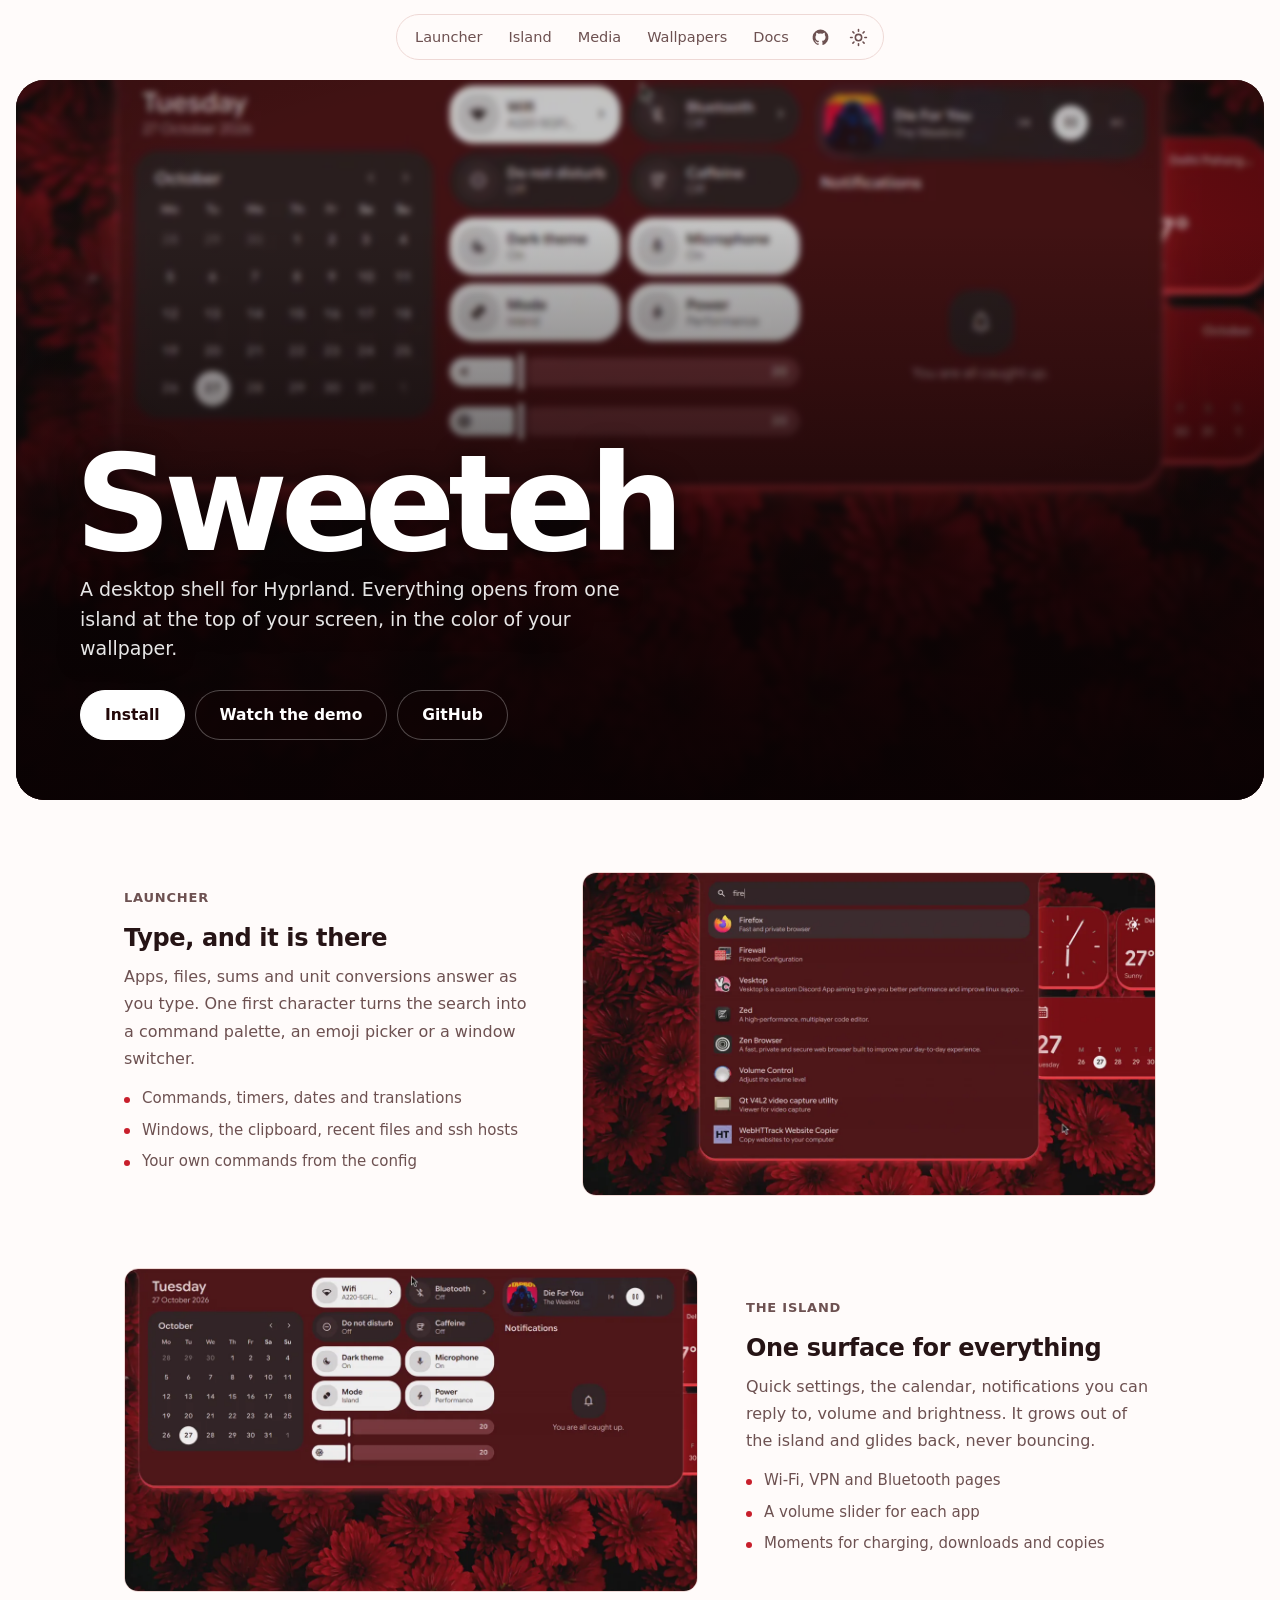
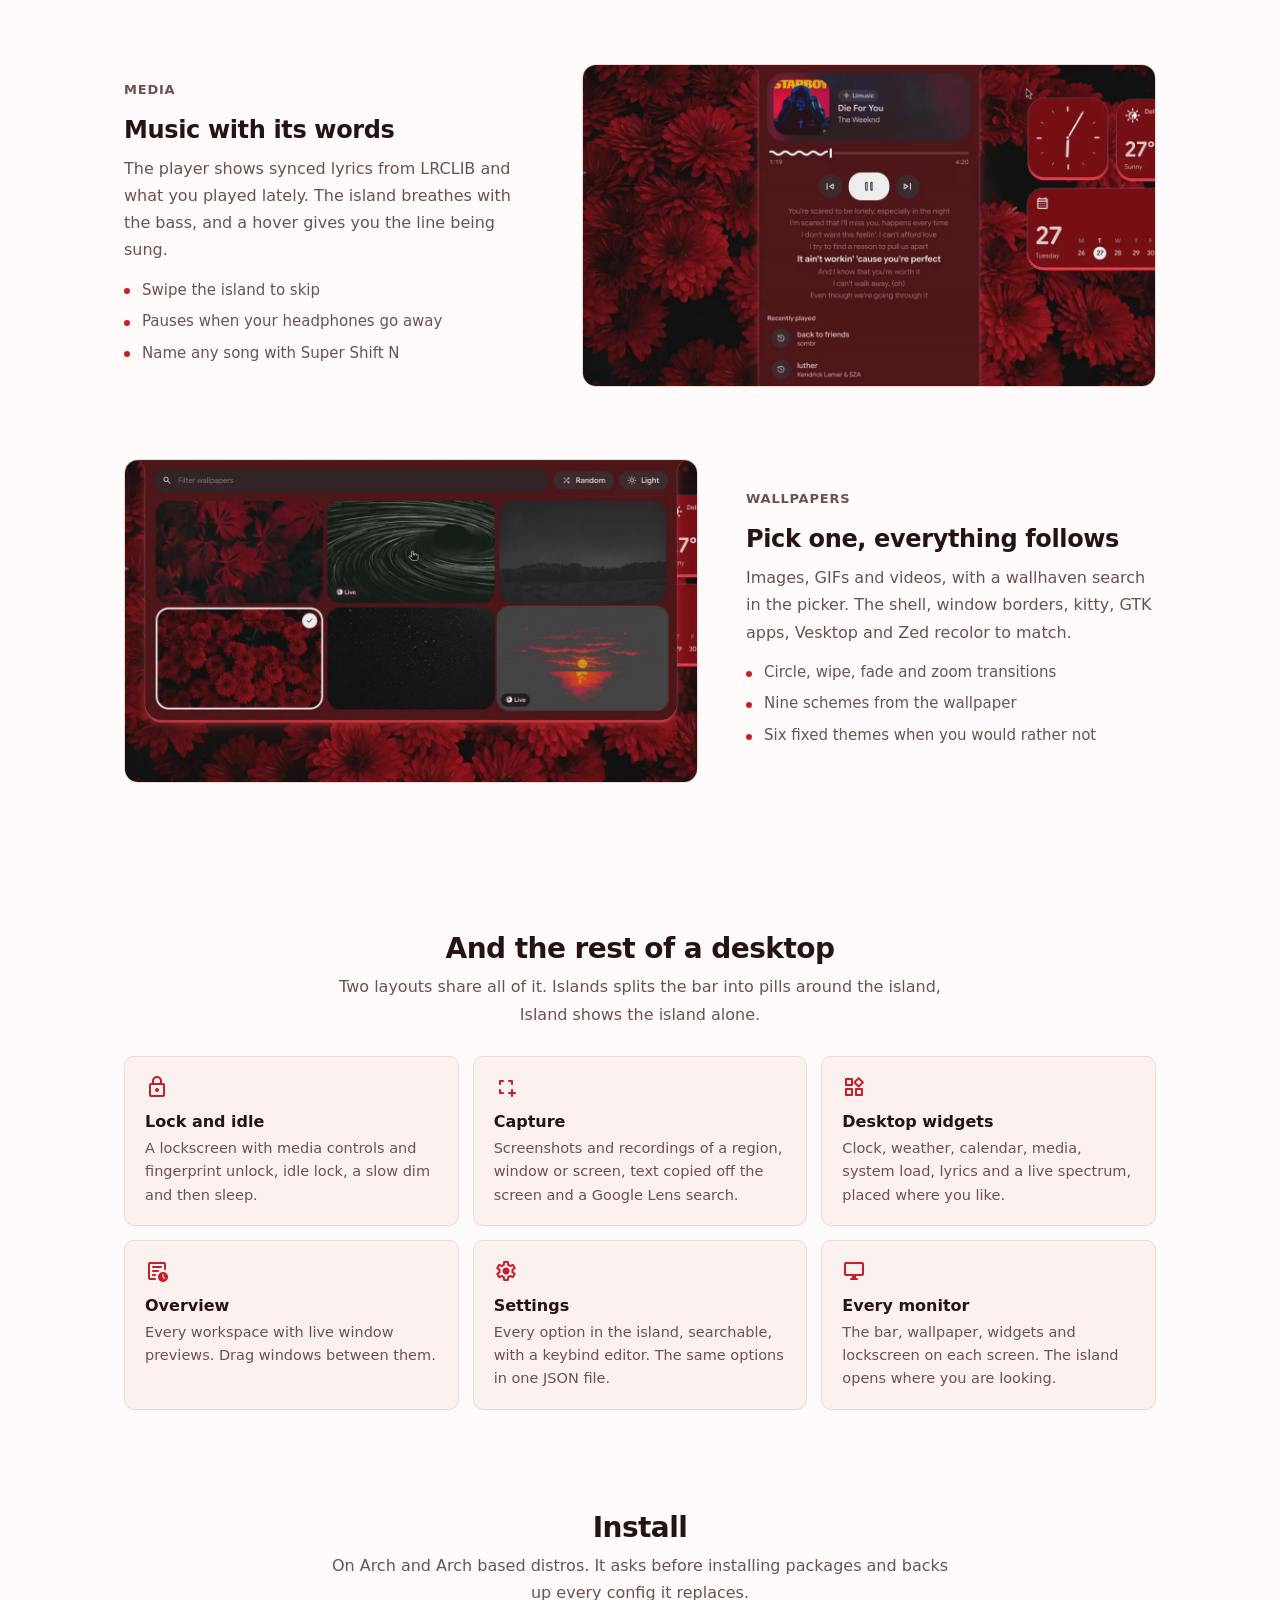
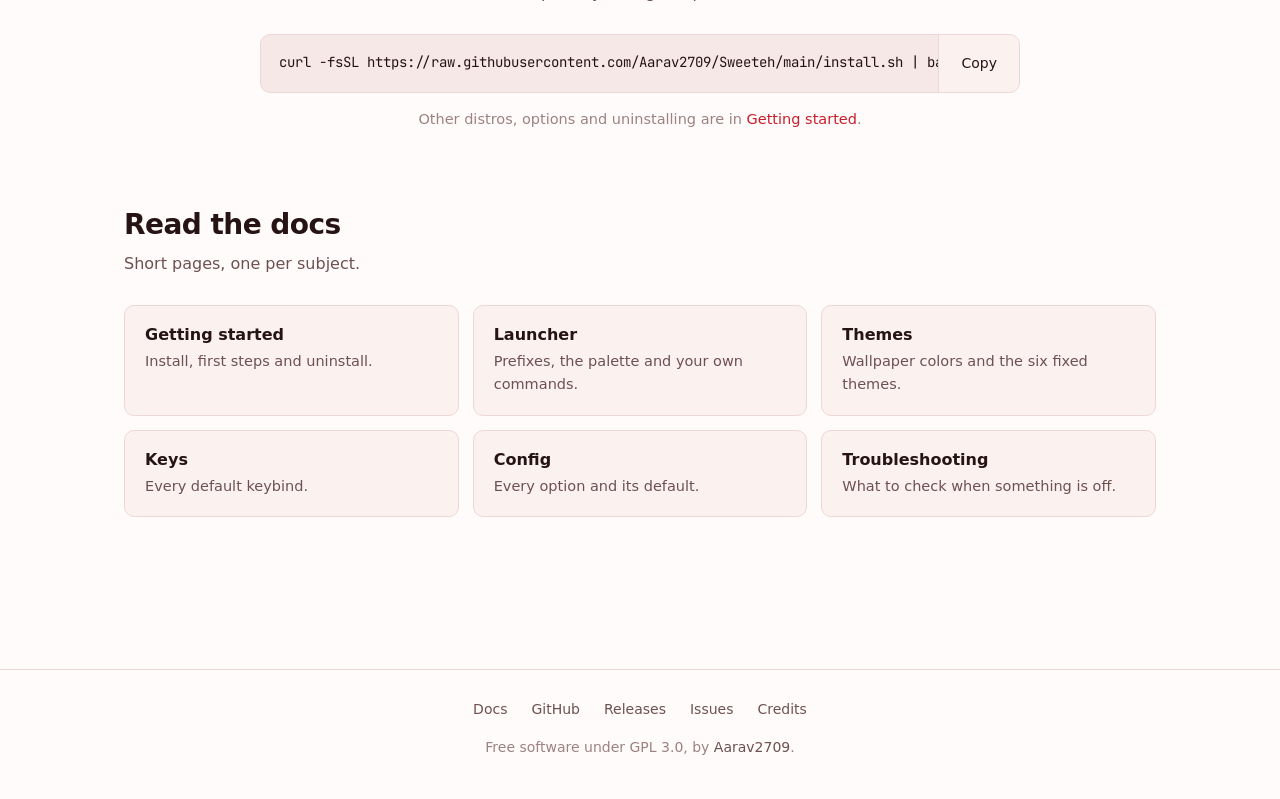
<file: docs/index.html>
<!doctype html>
<html lang="en">
<head>
  <meta charset="utf-8">
  <meta name="viewport" content="width=device-width, initial-scale=1">
  <title>Sweeteh</title>
  <meta name="description" content="Sweeteh is a desktop shell for Hyprland built with Quickshell. One island holds the launcher, quick settings, media and notifications, lit in the color of your wallpaper.">
  <link rel="icon" href="favicon.svg" type="image/svg+xml">
  <link rel="preconnect" href="https://fonts.googleapis.com">
  <link rel="preconnect" href="https://fonts.gstatic.com" crossorigin>
  <link rel="stylesheet" href="https://fonts.googleapis.com/css2?family=Google+Sans+Flex:wght@400;500;600;700&amp;family=JetBrains+Mono:wght@400;500&amp;display=swap">
  <link rel="stylesheet" href="https://fonts.googleapis.com/css2?family=Material+Symbols+Rounded:opsz,wght,FILL,GRAD@24,400,0,0&amp;icon_names=desktop_windows,lock,overview,screenshot_region,settings,widgets&amp;display=block">
  <link rel="stylesheet" href="css/site.css">
  <script src="js/theme.js"></script>
</head>
<body class="landing">
  <main class="home">
    <div class="hero">
      <video class="clip" muted loop playsinline preload="metadata" poster="img/poster.webp" src="img/hero.mp4" aria-label="The launcher, the dashboard and the music player opening from the island"></video>
      <div class="hero-text">
        <h1>Sweeteh</h1>
        <p>A desktop shell for Hyprland. Everything opens from one island at the top of your screen, in the color of your wallpaper.</p>
        <div class="hero-actions">
          <a class="primary" href="install.html">Install</a>
          <a href="https://github.com/Aarav2709/Sweeteh/raw/main/Sweeteh.mp4">Watch the demo</a>
          <a href="https://github.com/Aarav2709/Sweeteh">GitHub</a>
        </div>
      </div>
    </div>

    <section>

      <div class="feature" id="launcher">
        <div class="feature-text">
          <p class="eyebrow">Launcher</p>
          <h3>Type, and it is there</h3>
          <p>Apps, files, sums and unit conversions answer as you type. One first character turns the search into a command palette, an emoji picker or a window switcher.</p>
          <ul>
          <li>Commands, timers, dates and translations</li>
          <li>Windows, the clipboard, recent files and ssh hosts</li>
          <li>Your own commands from the config</li>
          </ul>
        </div>
        <div class="shot"><video class="clip" muted loop playsinline preload="none" poster="img/launcher.webp" src="img/launcher.mp4" width="960" height="540" aria-label="The launcher listing apps that match what was typed"></video></div>
      </div>


      <div class="feature" id="island">
        <div class="feature-text">
          <p class="eyebrow">The island</p>
          <h3>One surface for everything</h3>
          <p>Quick settings, the calendar, notifications you can reply to, volume and brightness. It grows out of the island and glides back, never bouncing.</p>
          <ul>
          <li>Wi-Fi, VPN and Bluetooth pages</li>
          <li>A volume slider for each app</li>
          <li>Moments for charging, downloads and copies</li>
          </ul>
        </div>
        <div class="shot"><video class="clip" muted loop playsinline preload="none" poster="img/dashboard.webp" src="img/dashboard.mp4" width="960" height="540" aria-label="The island opened into a calendar, quick settings and notifications"></video></div>
      </div>


      <div class="feature" id="media">
        <div class="feature-text">
          <p class="eyebrow">Media</p>
          <h3>Music with its words</h3>
          <p>The player shows synced lyrics from LRCLIB and what you played lately. The island breathes with the bass, and a hover gives you the line being sung.</p>
          <ul>
          <li>Swipe the island to skip</li>
          <li>Pauses when your headphones go away</li>
          <li>Name any song with Super Shift N</li>
          </ul>
        </div>
        <div class="shot"><video class="clip" muted loop playsinline preload="none" poster="img/media.webp" src="img/media.mp4" width="960" height="540" aria-label="The media player with synced lyrics and recently played tracks"></video></div>
      </div>


      <div class="feature" id="wallpapers">
        <div class="feature-text">
          <p class="eyebrow">Wallpapers</p>
          <h3>Pick one, everything follows</h3>
          <p>Images, GIFs and videos, with a wallhaven search in the picker. The shell, window borders, kitty, GTK apps, Vesktop and Zed recolor to match.</p>
          <ul>
          <li>Circle, wipe, fade and zoom transitions</li>
          <li>Nine schemes from the wallpaper</li>
          <li>Six fixed themes when you would rather not</li>
          </ul>
        </div>
        <div class="shot"><video class="clip" muted loop playsinline preload="none" poster="img/wallpapers.webp" src="img/wallpapers.mp4" width="960" height="540" aria-label="The wallpaper picker showing a grid of images and videos"></video></div>
      </div>

    </section>

    <section class="center">
      <h2>And the rest of a desktop</h2>
      <p class="sub">Two layouts share all of it. Islands splits the bar into pills around the island, Island shows the island alone.</p>
      <div class="cards" style="text-align: left">
        <div class="card"><span class="symbol" aria-hidden="true">lock</span><h3>Lock and idle</h3><p>A lockscreen with media controls and fingerprint unlock, idle lock, a slow dim and then sleep.</p></div>
        <div class="card"><span class="symbol" aria-hidden="true">screenshot_region</span><h3>Capture</h3><p>Screenshots and recordings of a region, window or screen, text copied off the screen and a Google Lens search.</p></div>
        <div class="card"><span class="symbol" aria-hidden="true">widgets</span><h3>Desktop widgets</h3><p>Clock, weather, calendar, media, system load, lyrics and a live spectrum, placed where you like.</p></div>
        <div class="card"><span class="symbol" aria-hidden="true">overview</span><h3>Overview</h3><p>Every workspace with live window previews. Drag windows between them.</p></div>
        <div class="card"><span class="symbol" aria-hidden="true">settings</span><h3>Settings</h3><p>Every option in the island, searchable, with a keybind editor. The same options in one JSON file.</p></div>
        <div class="card"><span class="symbol" aria-hidden="true">desktop_windows</span><h3>Every monitor</h3><p>The bar, wallpaper, widgets and lockscreen on each screen. The island opens where you are looking.</p></div>
      </div>
    </section>

    <section class="center">
      <h2>Install</h2>
      <p class="sub">On Arch and Arch based distros. It asks before installing packages and backs up every config it replaces.</p>
      <div class="install-box">
        <pre><code>curl -fsSL https://raw.githubusercontent.com/Aarav2709/Sweeteh/main/install.sh | bash</code></pre>
        <p>Other distros, options and uninstalling are in <a href="install.html">Getting started</a>.</p>
      </div>
    </section>

    <section>
      <h2>Read the docs</h2>
      <p class="sub">Short pages, one per subject.</p>
      <div class="cards">
        <a class="card" href="install.html"><h3>Getting started</h3><p>Install, first steps and uninstall.</p></a>
        <a class="card" href="launcher.html"><h3>Launcher</h3><p>Prefixes, the palette and your own commands.</p></a>
        <a class="card" href="themes.html"><h3>Themes</h3><p>Wallpaper colors and the six fixed themes.</p></a>
        <a class="card" href="keys.html"><h3>Keys</h3><p>Every default keybind.</p></a>
        <a class="card" href="config.html"><h3>Config</h3><p>Every option and its default.</p></a>
        <a class="card" href="troubleshooting.html"><h3>Troubleshooting</h3><p>What to check when something is off.</p></a>
      </div>
    </section>
  </main>

  <footer class="footer">
    <nav aria-label="Footer">
      <a href="install.html">Docs</a>
      <a href="https://github.com/Aarav2709/Sweeteh">GitHub</a>
      <a href="https://github.com/Aarav2709/Sweeteh/releases">Releases</a>
      <a href="https://github.com/Aarav2709/Sweeteh/issues">Issues</a>
      <a href="https://github.com/Aarav2709/Sweeteh#credits">Credits</a>
    </nav>
    Free software under GPL 3.0, by <a href="https://github.com/Aarav2709">Aarav2709</a>.
  </footer>

  <script src="js/site.js" defer></script>
</body>
</html>
</file>
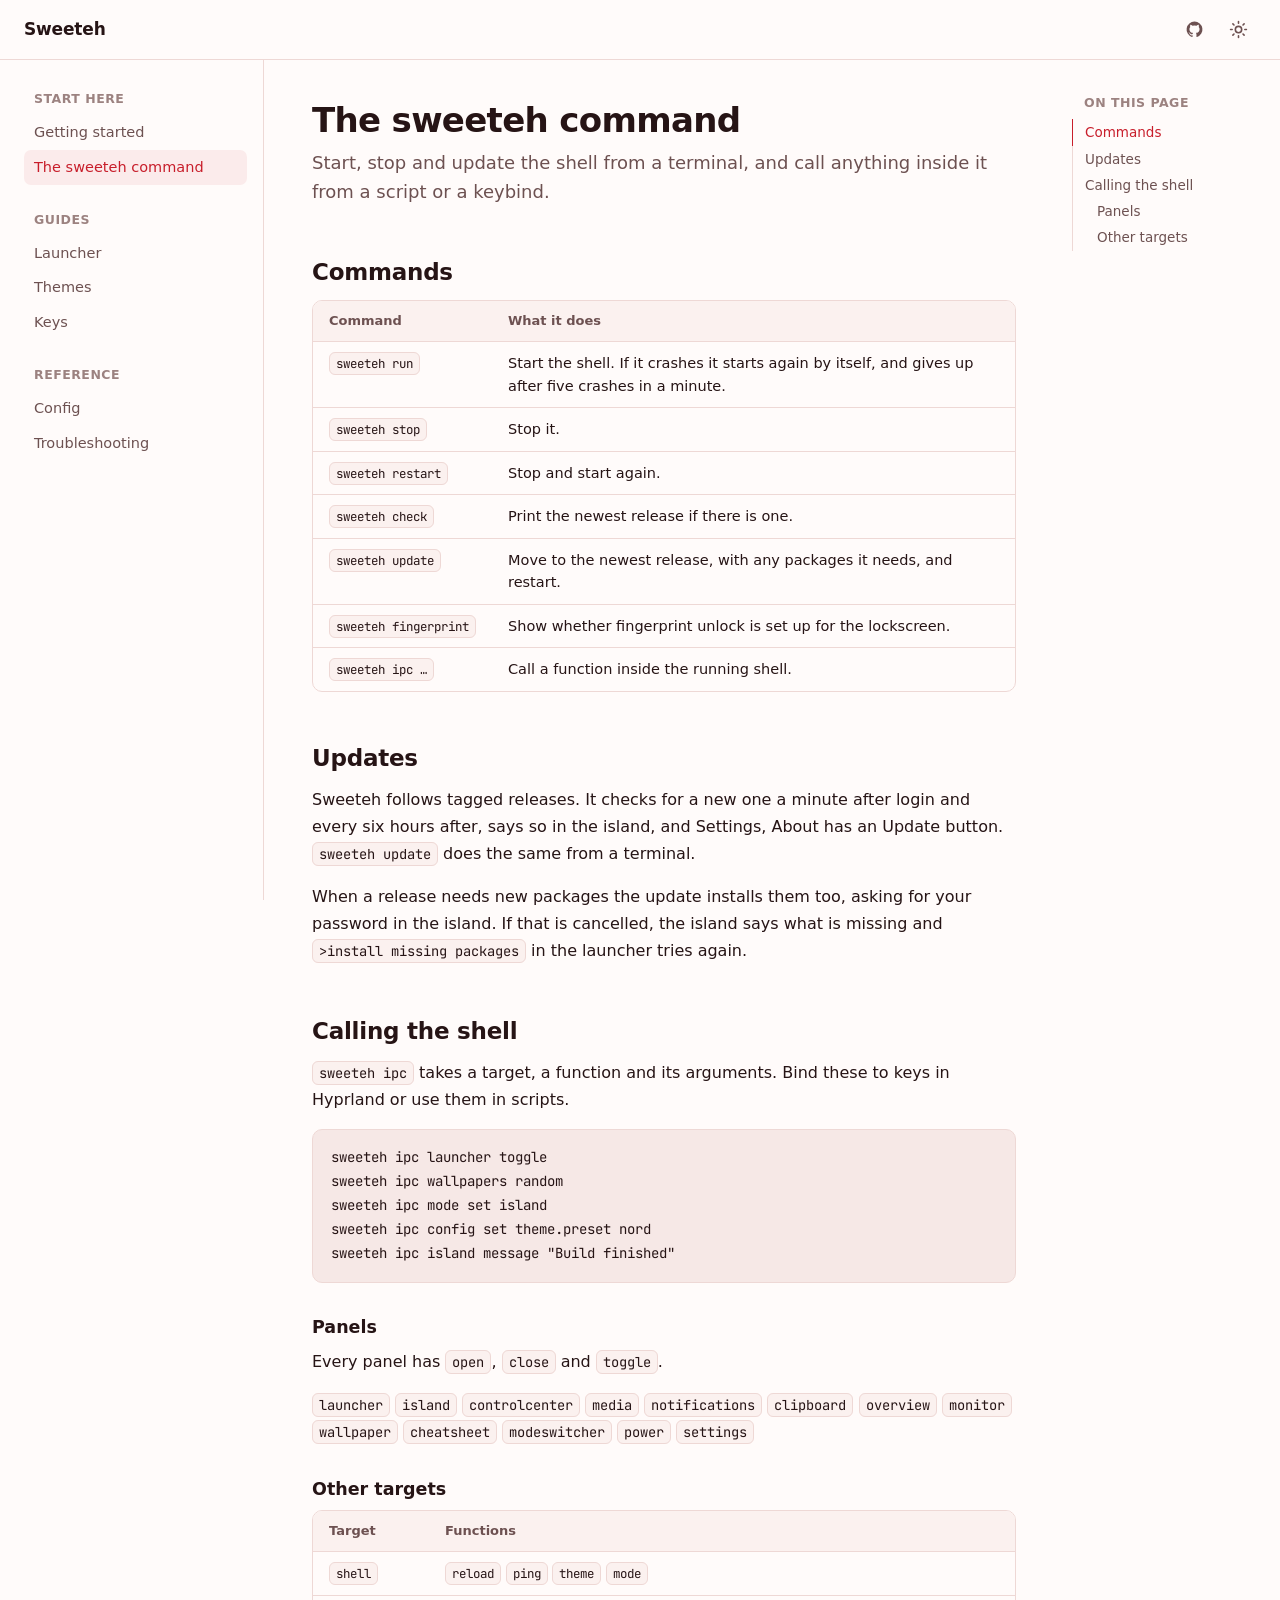
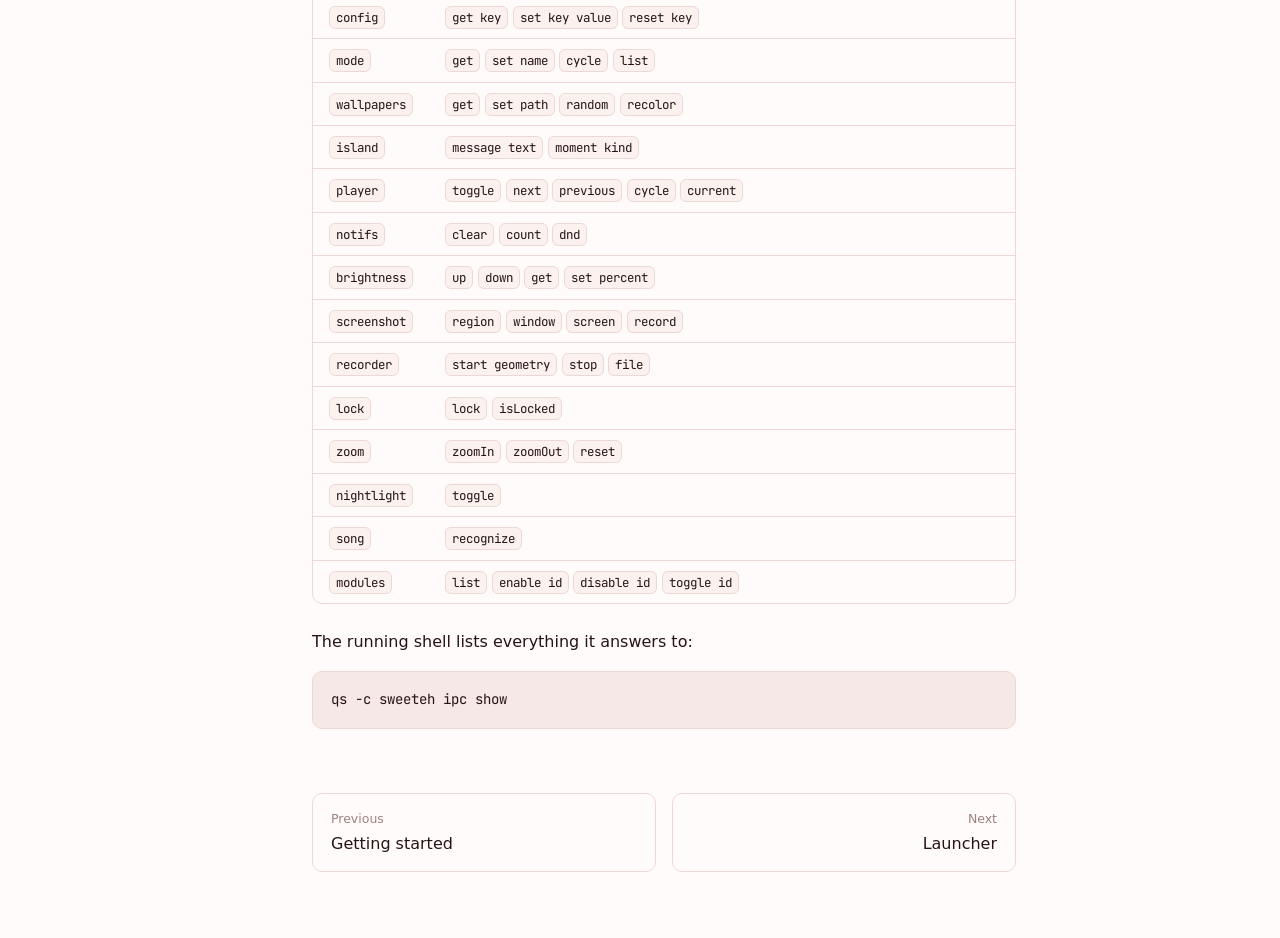
<file: docs/command.html>
<!doctype html>
<html lang="en">
<head>
  <meta charset="utf-8">
  <meta name="viewport" content="width=device-width, initial-scale=1">
  <title>The sweeteh command · Sweeteh</title>
  <meta name="description" content="Start, stop and update the shell from a terminal, and call anything inside it from a script or a keybind.">
  <link rel="icon" href="favicon.svg" type="image/svg+xml">
  <link rel="preconnect" href="https://fonts.googleapis.com">
  <link rel="preconnect" href="https://fonts.gstatic.com" crossorigin>
  <link rel="stylesheet" href="https://fonts.googleapis.com/css2?family=Google+Sans+Flex:wght@400;500;600;700&amp;family=JetBrains+Mono:wght@400;500&amp;display=swap">
  <link rel="stylesheet" href="css/site.css">
  <script src="js/theme.js"></script>
</head>
<body class="docs">
  <div class="layout">
    <nav class="sidebar"></nav>

    <main class="content">
      <h1>The sweeteh command</h1>
      <p class="lede">Start, stop and update the shell from a terminal, and call anything inside it from a script or a keybind.</p>
      <h2>Commands</h2>
      <div class="table">
        <table>
          <thead><tr><th>Command</th><th>What it does</th></tr></thead>
          <tbody>
          <tr><td class="fit"><code>sweeteh run</code></td><td>Start the shell. If it crashes it starts again by itself, and gives up after five crashes in a minute.</td></tr>
          <tr><td class="fit"><code>sweeteh stop</code></td><td>Stop it.</td></tr>
          <tr><td class="fit"><code>sweeteh restart</code></td><td>Stop and start again.</td></tr>
          <tr><td class="fit"><code>sweeteh check</code></td><td>Print the newest release if there is one.</td></tr>
          <tr><td class="fit"><code>sweeteh update</code></td><td>Move to the newest release, with any packages it needs, and restart.</td></tr>
          <tr><td class="fit"><code>sweeteh fingerprint</code></td><td>Show whether fingerprint unlock is set up for the lockscreen.</td></tr>
          <tr><td class="fit"><code>sweeteh ipc …</code></td><td>Call a function inside the running shell.</td></tr>
          </tbody>
        </table>
      </div>

      <h2>Updates</h2>
      <p>Sweeteh follows tagged releases. It checks for a new one a minute after login and every six hours after, says so in the island, and Settings, About has an Update button. <code>sweeteh update</code> does the same from a terminal.</p>
      <p>When a release needs new packages the update installs them too, asking for your password in the island. If that is cancelled, the island says what is missing and <code>&gt;install missing packages</code> in the launcher tries again.</p>

      <h2>Calling the shell</h2>
      <p><code>sweeteh ipc</code> takes a target, a function and its arguments. Bind these to keys in Hyprland or use them in scripts.</p>
      <pre><code>sweeteh ipc launcher toggle
sweeteh ipc wallpapers random
sweeteh ipc mode set island
sweeteh ipc config set theme.preset nord
sweeteh ipc island message "Build finished"</code></pre>

      <h3>Panels</h3>
      <p>Every panel has <code>open</code>, <code>close</code> and <code>toggle</code>.</p>
      <p><code>launcher</code> <code>island</code> <code>controlcenter</code> <code>media</code> <code>notifications</code> <code>clipboard</code> <code>overview</code> <code>monitor</code> <code>wallpaper</code> <code>cheatsheet</code> <code>modeswitcher</code> <code>power</code> <code>settings</code></p>

      <h3>Other targets</h3>
      <div class="table">
        <table>
          <thead><tr><th>Target</th><th>Functions</th></tr></thead>
          <tbody>
          <tr><td class="fit"><code>shell</code></td><td><code>reload</code> <code>ping</code> <code>theme</code> <code>mode</code></td></tr>
          <tr><td class="fit"><code>config</code></td><td><code>get key</code> <code>set key value</code> <code>reset key</code></td></tr>
          <tr><td class="fit"><code>mode</code></td><td><code>get</code> <code>set name</code> <code>cycle</code> <code>list</code></td></tr>
          <tr><td class="fit"><code>wallpapers</code></td><td><code>get</code> <code>set path</code> <code>random</code> <code>recolor</code></td></tr>
          <tr><td class="fit"><code>island</code></td><td><code>message text</code> <code>moment kind</code></td></tr>
          <tr><td class="fit"><code>player</code></td><td><code>toggle</code> <code>next</code> <code>previous</code> <code>cycle</code> <code>current</code></td></tr>
          <tr><td class="fit"><code>notifs</code></td><td><code>clear</code> <code>count</code> <code>dnd</code></td></tr>
          <tr><td class="fit"><code>brightness</code></td><td><code>up</code> <code>down</code> <code>get</code> <code>set percent</code></td></tr>
          <tr><td class="fit"><code>screenshot</code></td><td><code>region</code> <code>window</code> <code>screen</code> <code>record</code></td></tr>
          <tr><td class="fit"><code>recorder</code></td><td><code>start geometry</code> <code>stop</code> <code>file</code></td></tr>
          <tr><td class="fit"><code>lock</code></td><td><code>lock</code> <code>isLocked</code></td></tr>
          <tr><td class="fit"><code>zoom</code></td><td><code>zoomIn</code> <code>zoomOut</code> <code>reset</code></td></tr>
          <tr><td class="fit"><code>nightlight</code></td><td><code>toggle</code></td></tr>
          <tr><td class="fit"><code>song</code></td><td><code>recognize</code></td></tr>
          <tr><td class="fit"><code>modules</code></td><td><code>list</code> <code>enable id</code> <code>disable id</code> <code>toggle id</code></td></tr>
          </tbody>
        </table>
      </div>

      <p>The running shell lists everything it answers to:</p>
      <pre><code>qs -c sweeteh ipc show</code></pre>
    </main>

    <nav class="toc"></nav>
  </div>

  <noscript><p style="padding: 0 24px"><a href="index.html">Home</a> · <a href="install.html">Getting started</a> · <a href="command.html">The sweeteh command</a> · <a href="launcher.html">Launcher</a> · <a href="themes.html">Themes</a> · <a href="keys.html">Keys</a> · <a href="config.html">Config</a> · <a href="troubleshooting.html">Troubleshooting</a></p></noscript>
  <script src="js/site.js" defer></script>
</body>
</html>
</file>
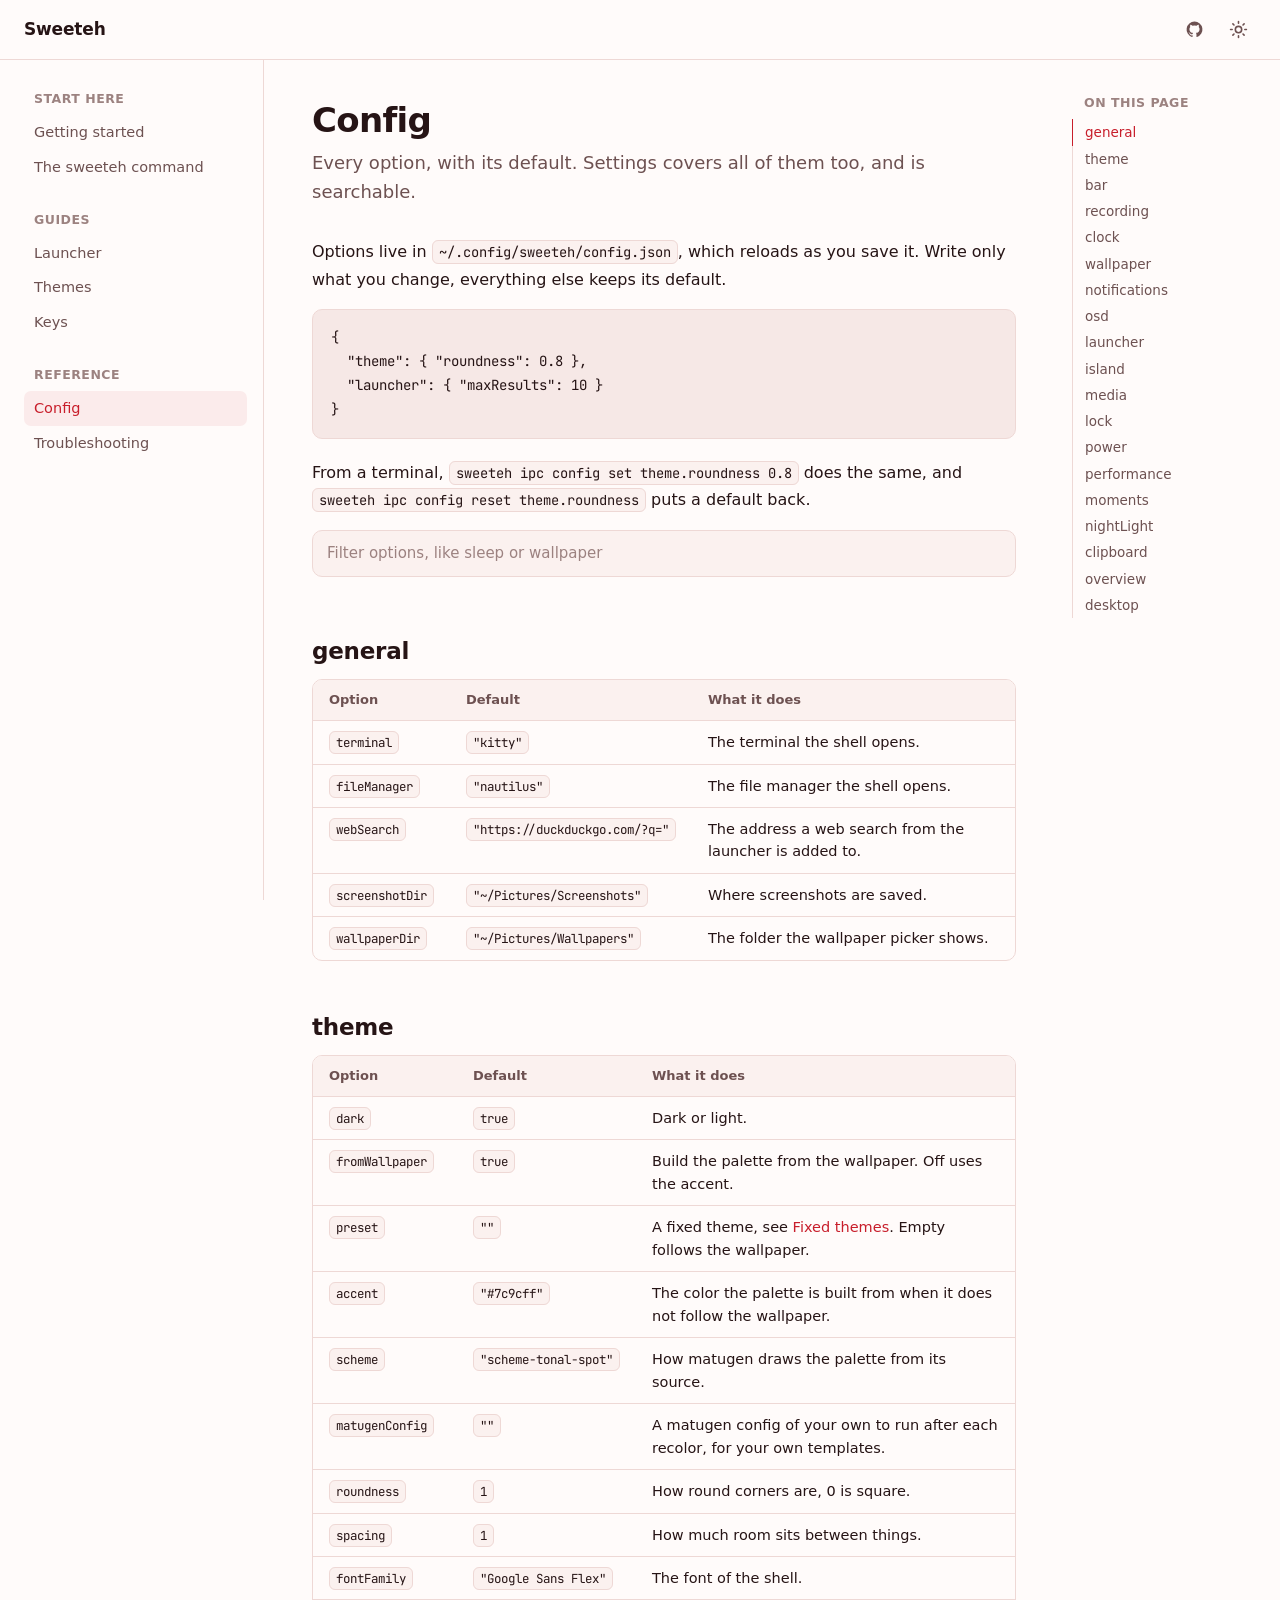
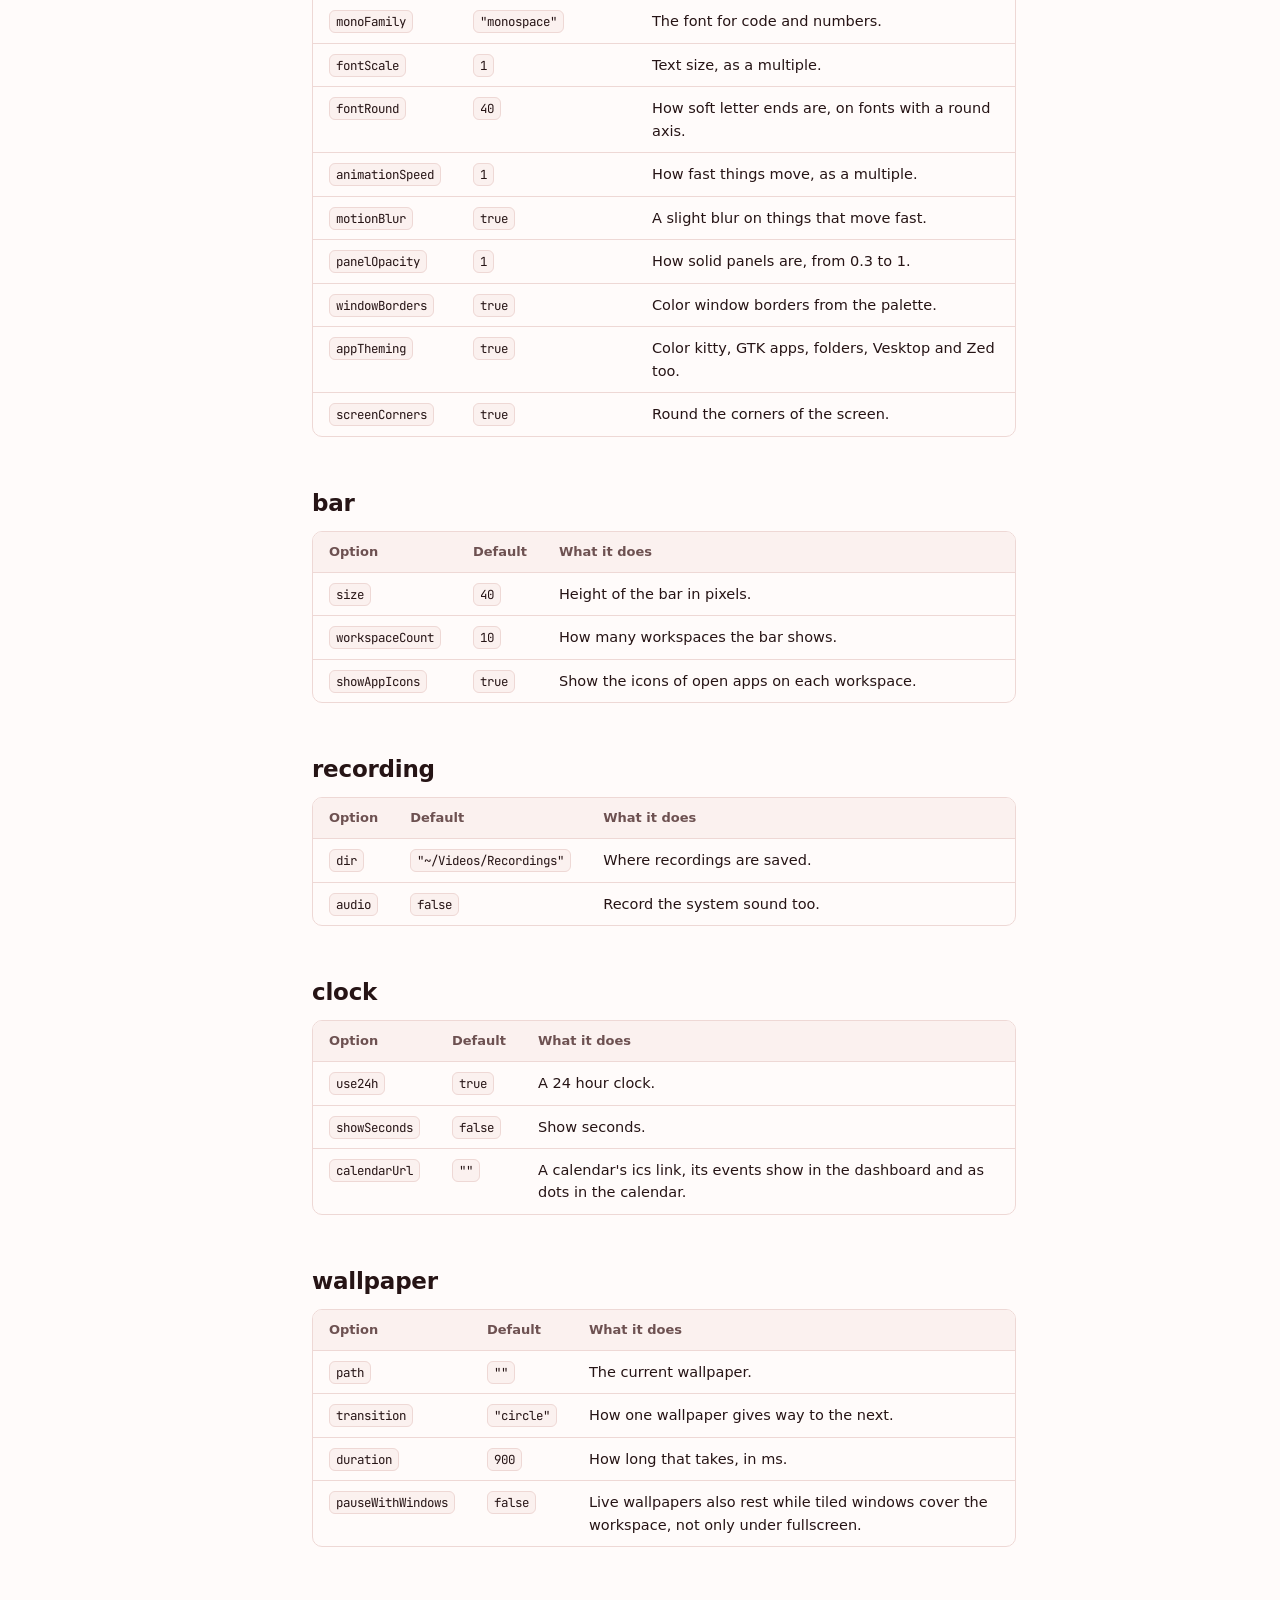
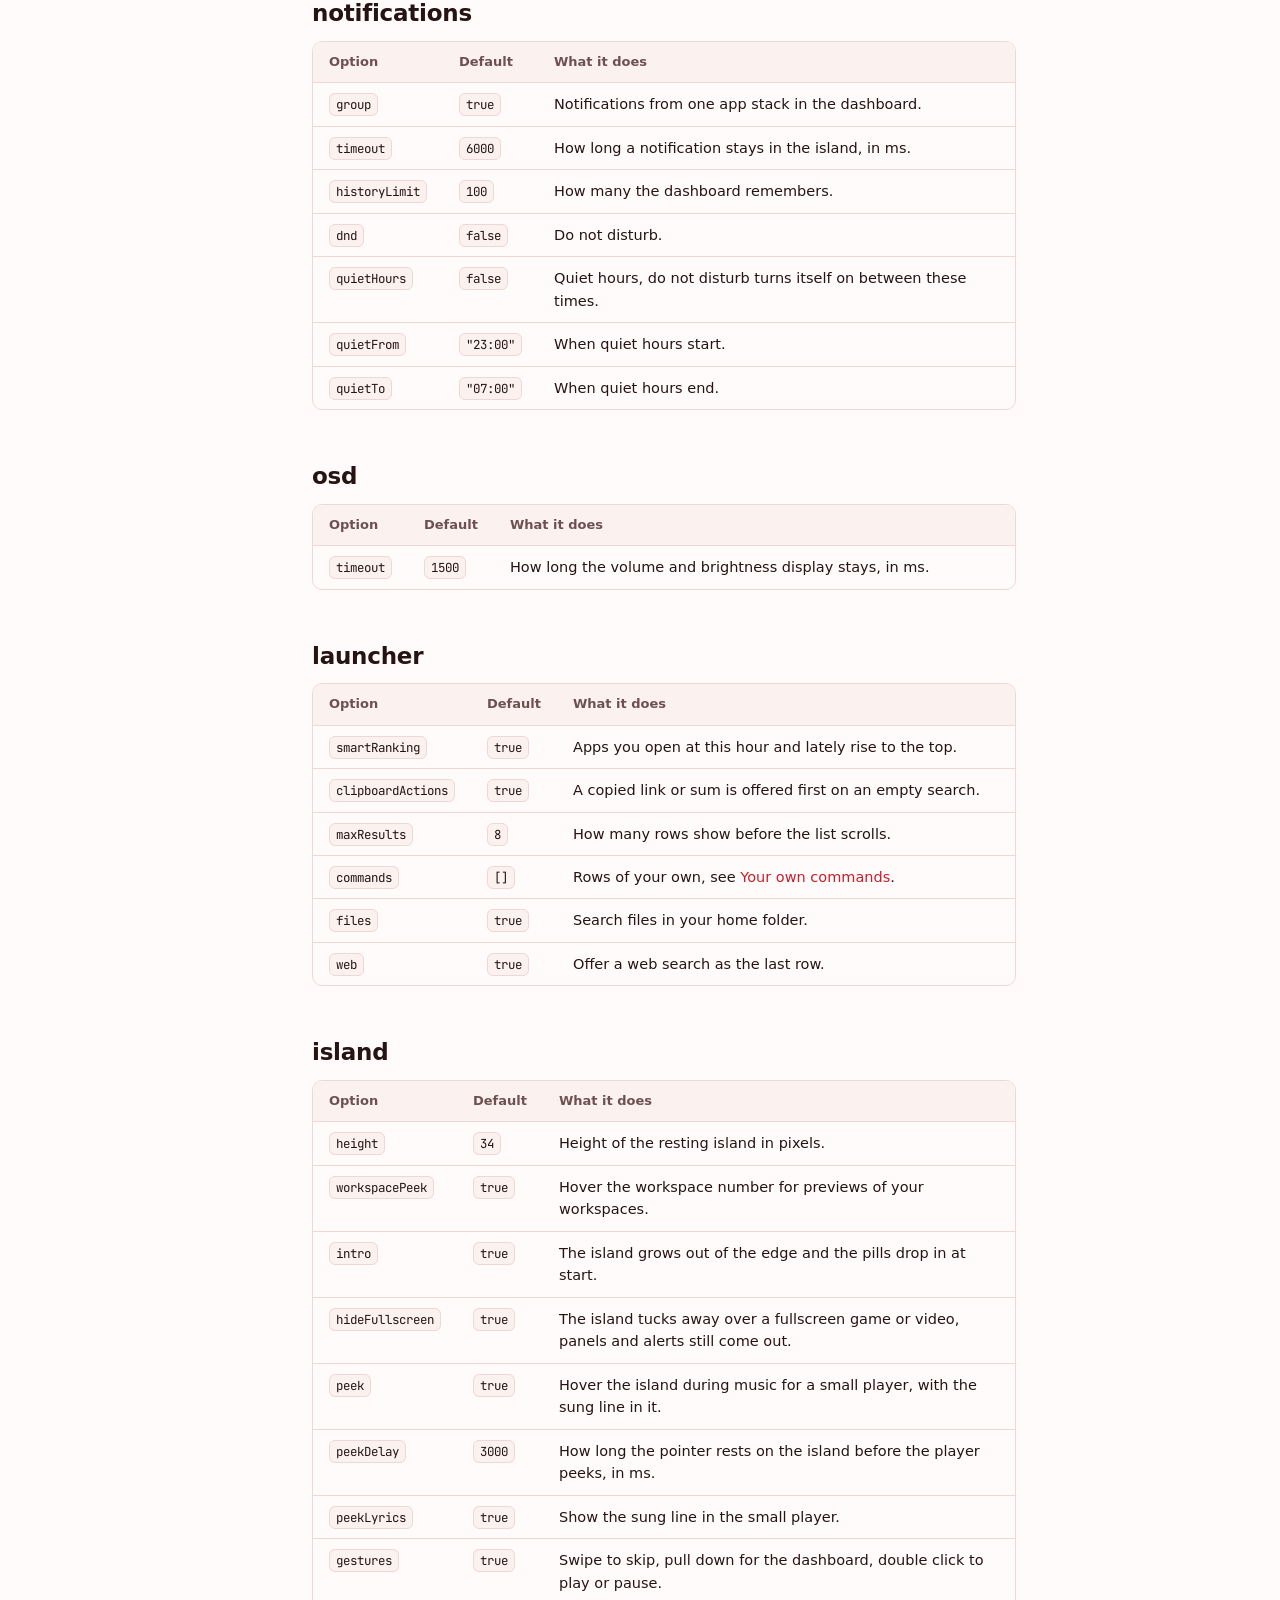
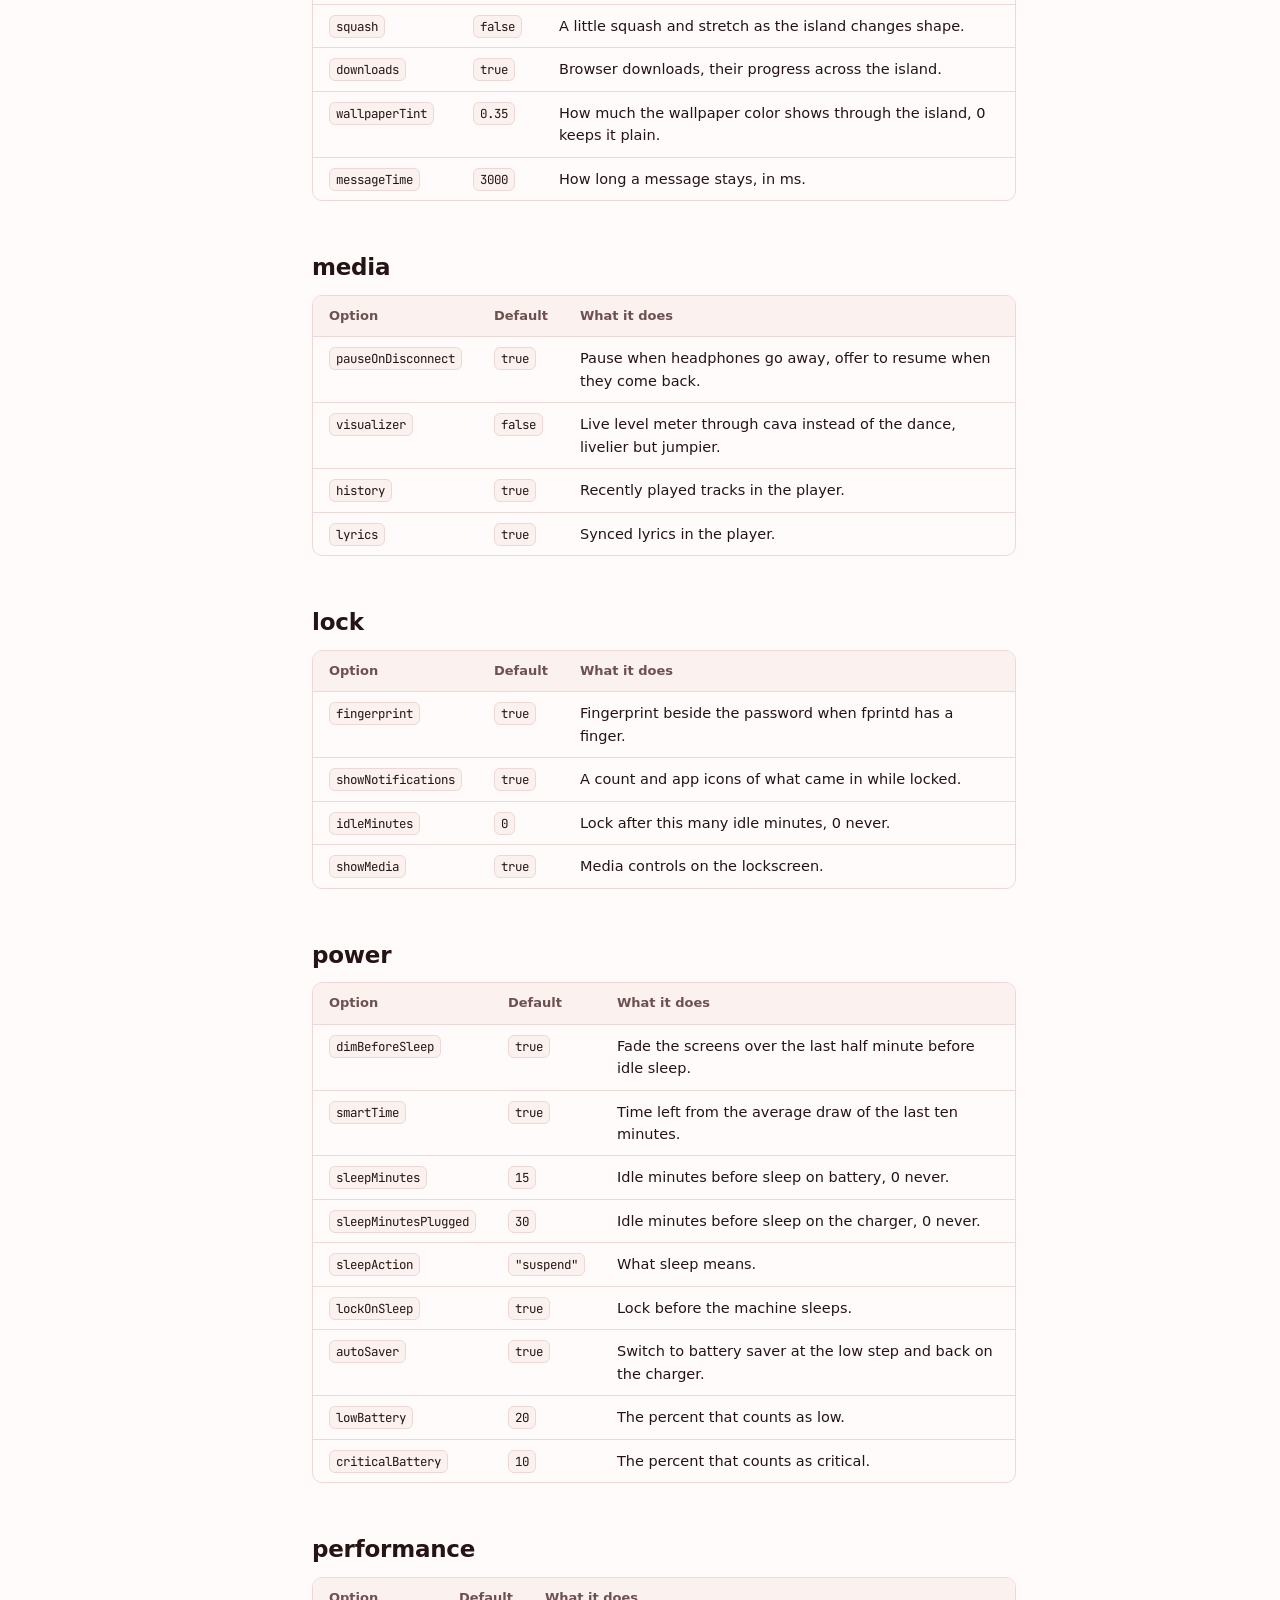
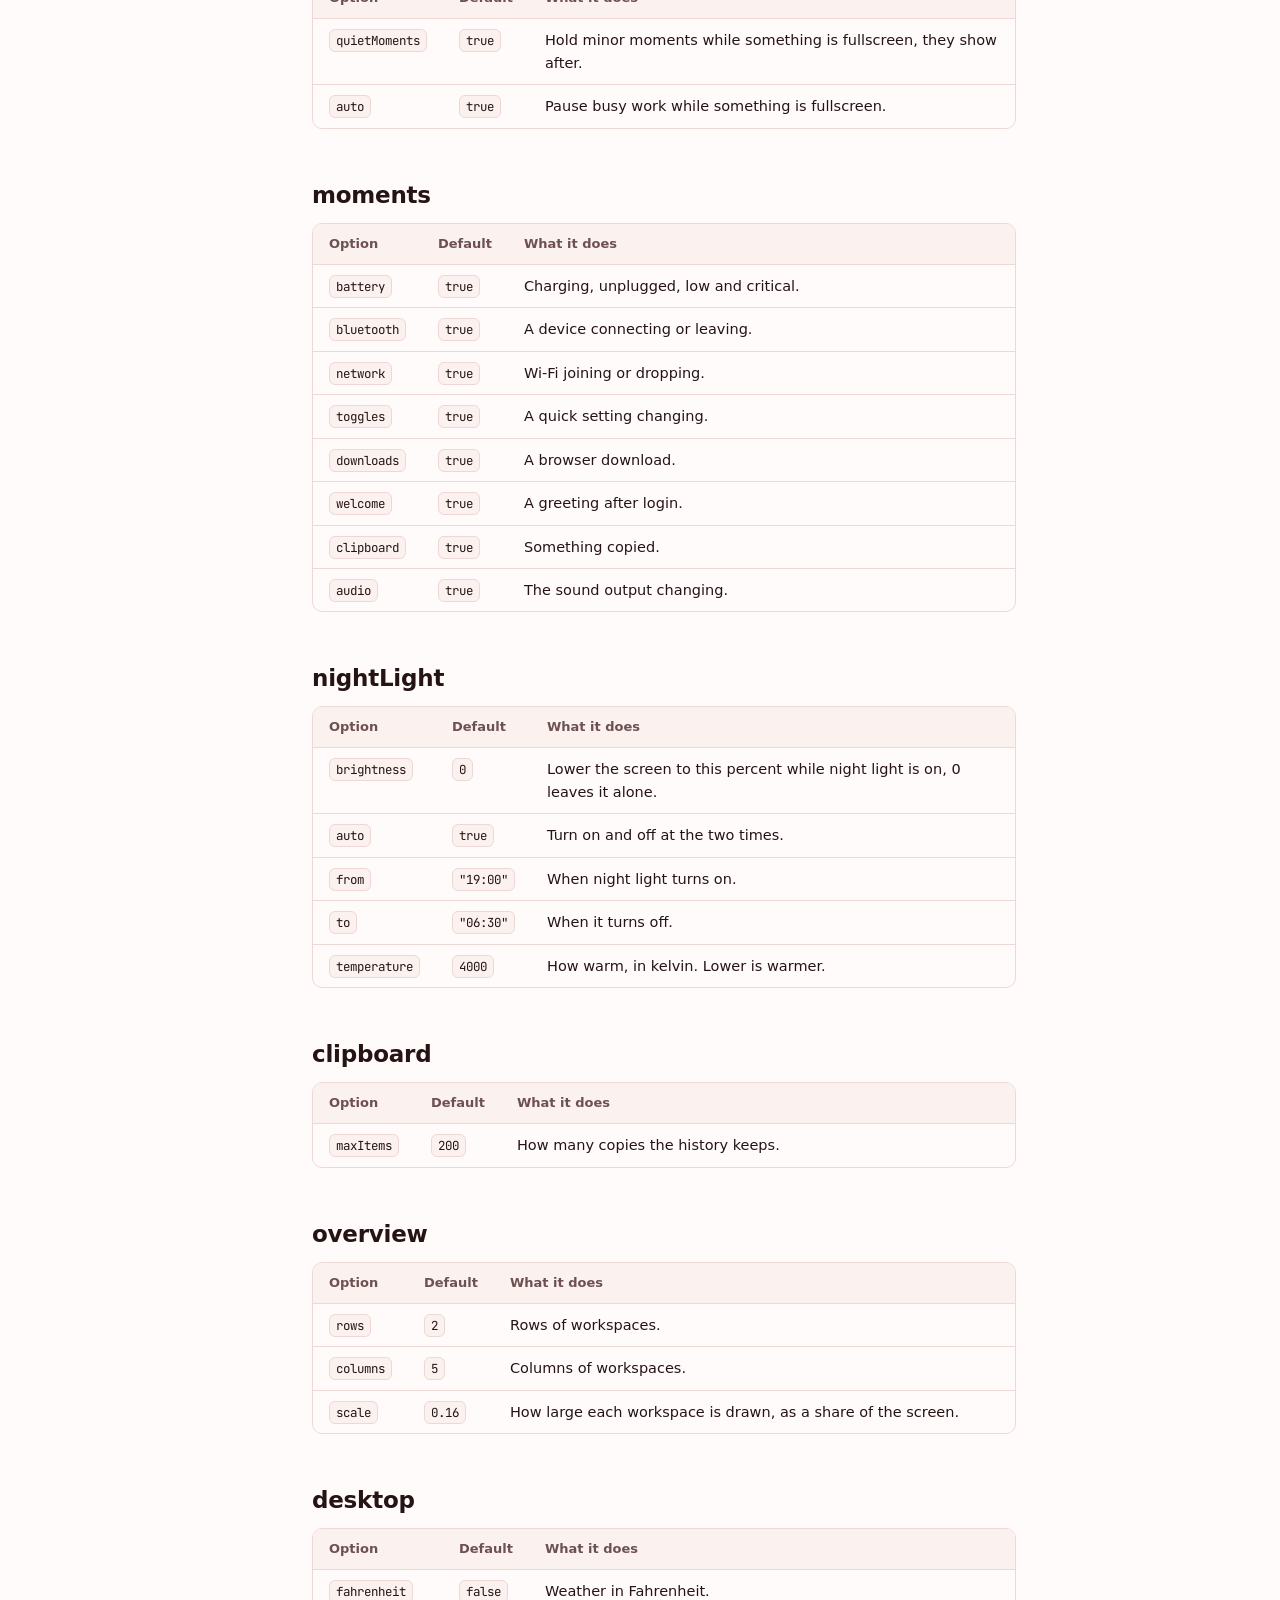
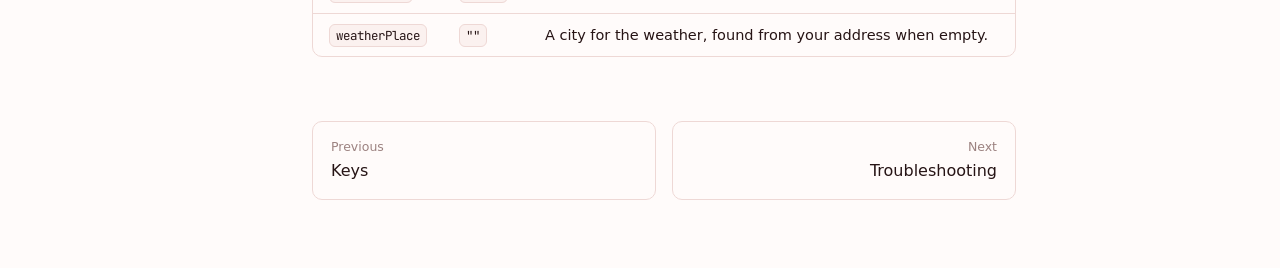
<file: docs/config.html>
<!doctype html>
<html lang="en">
<head>
  <meta charset="utf-8">
  <meta name="viewport" content="width=device-width, initial-scale=1">
  <title>Config · Sweeteh</title>
  <meta name="description" content="Every option, with its default. Settings covers all of them too, and is searchable.">
  <link rel="icon" href="favicon.svg" type="image/svg+xml">
  <link rel="preconnect" href="https://fonts.googleapis.com">
  <link rel="preconnect" href="https://fonts.gstatic.com" crossorigin>
  <link rel="stylesheet" href="https://fonts.googleapis.com/css2?family=Google+Sans+Flex:wght@400;500;600;700&amp;family=JetBrains+Mono:wght@400;500&amp;display=swap">
  <link rel="stylesheet" href="css/site.css">
  <script src="js/theme.js"></script>
</head>
<body class="docs">
  <div class="layout">
    <nav class="sidebar"></nav>

    <main class="content">
      <h1>Config</h1>
      <p class="lede">Every option, with its default. Settings covers all of them too, and is searchable.</p>
      <p>Options live in <code>~/.config/sweeteh/config.json</code>, which reloads as you save it. Write only what you change, everything else keeps its default.</p>
      <pre><code>{
  "theme": { "roundness": 0.8 },
  "launcher": { "maxResults": 10 }
}</code></pre>
      <p>From a terminal, <code>sweeteh ipc config set theme.roundness 0.8</code> does the same, and <code>sweeteh ipc config reset theme.roundness</code> puts a default back.</p>
      <input class="filter" type="search" placeholder="Filter options, like sleep or wallpaper" aria-label="Filter options">
      <p class="empty" hidden>No option matches.</p>

      <h2 id="general">general</h2>
      <div class="table">
        <table>
          <thead><tr><th>Option</th><th>Default</th><th>What it does</th></tr></thead>
          <tbody>
          <tr><td class="fit"><code>terminal</code></td><td class="fit"><code>&quot;kitty&quot;</code></td><td>The terminal the shell opens.</td></tr>
          <tr><td class="fit"><code>fileManager</code></td><td class="fit"><code>&quot;nautilus&quot;</code></td><td>The file manager the shell opens.</td></tr>
          <tr><td class="fit"><code>webSearch</code></td><td class="fit"><code>&quot;https://duckduckgo.com/?q=&quot;</code></td><td>The address a web search from the launcher is added to.</td></tr>
          <tr><td class="fit"><code>screenshotDir</code></td><td class="fit"><code>&quot;~/Pictures/Screenshots&quot;</code></td><td>Where screenshots are saved.</td></tr>
          <tr><td class="fit"><code>wallpaperDir</code></td><td class="fit"><code>&quot;~/Pictures/Wallpapers&quot;</code></td><td>The folder the wallpaper picker shows.</td></tr>
          </tbody>
        </table>
      </div>

      <h2 id="theme">theme</h2>
      <div class="table">
        <table>
          <thead><tr><th>Option</th><th>Default</th><th>What it does</th></tr></thead>
          <tbody>
          <tr><td class="fit"><code>dark</code></td><td class="fit"><code>true</code></td><td>Dark or light.</td></tr>
          <tr><td class="fit"><code>fromWallpaper</code></td><td class="fit"><code>true</code></td><td>Build the palette from the wallpaper. Off uses the accent.</td></tr>
          <tr><td class="fit"><code>preset</code></td><td class="fit"><code>&quot;&quot;</code></td><td>A fixed theme, see <a href="themes.html#fixed-themes">Fixed themes</a>. Empty follows the wallpaper.</td></tr>
          <tr><td class="fit"><code>accent</code></td><td class="fit"><code>&quot;#7c9cff&quot;</code></td><td>The color the palette is built from when it does not follow the wallpaper.</td></tr>
          <tr><td class="fit"><code>scheme</code></td><td class="fit"><code>&quot;scheme-tonal-spot&quot;</code></td><td>How matugen draws the palette from its source.</td></tr>
          <tr><td class="fit"><code>matugenConfig</code></td><td class="fit"><code>&quot;&quot;</code></td><td>A matugen config of your own to run after each recolor, for your own templates.</td></tr>
          <tr><td class="fit"><code>roundness</code></td><td class="fit"><code>1</code></td><td>How round corners are, 0 is square.</td></tr>
          <tr><td class="fit"><code>spacing</code></td><td class="fit"><code>1</code></td><td>How much room sits between things.</td></tr>
          <tr><td class="fit"><code>fontFamily</code></td><td class="fit"><code>&quot;Google Sans Flex&quot;</code></td><td>The font of the shell.</td></tr>
          <tr><td class="fit"><code>monoFamily</code></td><td class="fit"><code>&quot;monospace&quot;</code></td><td>The font for code and numbers.</td></tr>
          <tr><td class="fit"><code>fontScale</code></td><td class="fit"><code>1</code></td><td>Text size, as a multiple.</td></tr>
          <tr><td class="fit"><code>fontRound</code></td><td class="fit"><code>40</code></td><td>How soft letter ends are, on fonts with a round axis.</td></tr>
          <tr><td class="fit"><code>animationSpeed</code></td><td class="fit"><code>1</code></td><td>How fast things move, as a multiple.</td></tr>
          <tr><td class="fit"><code>motionBlur</code></td><td class="fit"><code>true</code></td><td>A slight blur on things that move fast.</td></tr>
          <tr><td class="fit"><code>panelOpacity</code></td><td class="fit"><code>1</code></td><td>How solid panels are, from 0.3 to 1.</td></tr>
          <tr><td class="fit"><code>windowBorders</code></td><td class="fit"><code>true</code></td><td>Color window borders from the palette.</td></tr>
          <tr><td class="fit"><code>appTheming</code></td><td class="fit"><code>true</code></td><td>Color kitty, GTK apps, folders, Vesktop and Zed too.</td></tr>
          <tr><td class="fit"><code>screenCorners</code></td><td class="fit"><code>true</code></td><td>Round the corners of the screen.</td></tr>
          </tbody>
        </table>
      </div>

      <h2 id="bar">bar</h2>
      <div class="table">
        <table>
          <thead><tr><th>Option</th><th>Default</th><th>What it does</th></tr></thead>
          <tbody>
          <tr><td class="fit"><code>size</code></td><td class="fit"><code>40</code></td><td>Height of the bar in pixels.</td></tr>
          <tr><td class="fit"><code>workspaceCount</code></td><td class="fit"><code>10</code></td><td>How many workspaces the bar shows.</td></tr>
          <tr><td class="fit"><code>showAppIcons</code></td><td class="fit"><code>true</code></td><td>Show the icons of open apps on each workspace.</td></tr>
          </tbody>
        </table>
      </div>

      <h2 id="recording">recording</h2>
      <div class="table">
        <table>
          <thead><tr><th>Option</th><th>Default</th><th>What it does</th></tr></thead>
          <tbody>
          <tr><td class="fit"><code>dir</code></td><td class="fit"><code>&quot;~/Videos/Recordings&quot;</code></td><td>Where recordings are saved.</td></tr>
          <tr><td class="fit"><code>audio</code></td><td class="fit"><code>false</code></td><td>Record the system sound too.</td></tr>
          </tbody>
        </table>
      </div>

      <h2 id="clock">clock</h2>
      <div class="table">
        <table>
          <thead><tr><th>Option</th><th>Default</th><th>What it does</th></tr></thead>
          <tbody>
          <tr><td class="fit"><code>use24h</code></td><td class="fit"><code>true</code></td><td>A 24 hour clock.</td></tr>
          <tr><td class="fit"><code>showSeconds</code></td><td class="fit"><code>false</code></td><td>Show seconds.</td></tr>
          <tr><td class="fit"><code>calendarUrl</code></td><td class="fit"><code>&quot;&quot;</code></td><td>A calendar&#x27;s ics link, its events show in the dashboard and as dots in the calendar.</td></tr>
          </tbody>
        </table>
      </div>

      <h2 id="wallpaper">wallpaper</h2>
      <div class="table">
        <table>
          <thead><tr><th>Option</th><th>Default</th><th>What it does</th></tr></thead>
          <tbody>
          <tr><td class="fit"><code>path</code></td><td class="fit"><code>&quot;&quot;</code></td><td>The current wallpaper.</td></tr>
          <tr><td class="fit"><code>transition</code></td><td class="fit"><code>&quot;circle&quot;</code></td><td>How one wallpaper gives way to the next.</td></tr>
          <tr><td class="fit"><code>duration</code></td><td class="fit"><code>900</code></td><td>How long that takes, in ms.</td></tr>
          <tr><td class="fit"><code>pauseWithWindows</code></td><td class="fit"><code>false</code></td><td>Live wallpapers also rest while tiled windows cover the workspace, not only under fullscreen.</td></tr>
          </tbody>
        </table>
      </div>

      <h2 id="notifications">notifications</h2>
      <div class="table">
        <table>
          <thead><tr><th>Option</th><th>Default</th><th>What it does</th></tr></thead>
          <tbody>
          <tr><td class="fit"><code>group</code></td><td class="fit"><code>true</code></td><td>Notifications from one app stack in the dashboard.</td></tr>
          <tr><td class="fit"><code>timeout</code></td><td class="fit"><code>6000</code></td><td>How long a notification stays in the island, in ms.</td></tr>
          <tr><td class="fit"><code>historyLimit</code></td><td class="fit"><code>100</code></td><td>How many the dashboard remembers.</td></tr>
          <tr><td class="fit"><code>dnd</code></td><td class="fit"><code>false</code></td><td>Do not disturb.</td></tr>
          <tr><td class="fit"><code>quietHours</code></td><td class="fit"><code>false</code></td><td>Quiet hours, do not disturb turns itself on between these times.</td></tr>
          <tr><td class="fit"><code>quietFrom</code></td><td class="fit"><code>&quot;23:00&quot;</code></td><td>When quiet hours start.</td></tr>
          <tr><td class="fit"><code>quietTo</code></td><td class="fit"><code>&quot;07:00&quot;</code></td><td>When quiet hours end.</td></tr>
          </tbody>
        </table>
      </div>

      <h2 id="osd">osd</h2>
      <div class="table">
        <table>
          <thead><tr><th>Option</th><th>Default</th><th>What it does</th></tr></thead>
          <tbody>
          <tr><td class="fit"><code>timeout</code></td><td class="fit"><code>1500</code></td><td>How long the volume and brightness display stays, in ms.</td></tr>
          </tbody>
        </table>
      </div>

      <h2 id="launcher">launcher</h2>
      <div class="table">
        <table>
          <thead><tr><th>Option</th><th>Default</th><th>What it does</th></tr></thead>
          <tbody>
          <tr><td class="fit"><code>smartRanking</code></td><td class="fit"><code>true</code></td><td>Apps you open at this hour and lately rise to the top.</td></tr>
          <tr><td class="fit"><code>clipboardActions</code></td><td class="fit"><code>true</code></td><td>A copied link or sum is offered first on an empty search.</td></tr>
          <tr><td class="fit"><code>maxResults</code></td><td class="fit"><code>8</code></td><td>How many rows show before the list scrolls.</td></tr>
          <tr><td class="fit"><code>commands</code></td><td class="fit"><code>[]</code></td><td>Rows of your own, see <a href="launcher.html#your-own-commands">Your own commands</a>.</td></tr>
          <tr><td class="fit"><code>files</code></td><td class="fit"><code>true</code></td><td>Search files in your home folder.</td></tr>
          <tr><td class="fit"><code>web</code></td><td class="fit"><code>true</code></td><td>Offer a web search as the last row.</td></tr>
          </tbody>
        </table>
      </div>

      <h2 id="island">island</h2>
      <div class="table">
        <table>
          <thead><tr><th>Option</th><th>Default</th><th>What it does</th></tr></thead>
          <tbody>
          <tr><td class="fit"><code>height</code></td><td class="fit"><code>34</code></td><td>Height of the resting island in pixels.</td></tr>
          <tr><td class="fit"><code>workspacePeek</code></td><td class="fit"><code>true</code></td><td>Hover the workspace number for previews of your workspaces.</td></tr>
          <tr><td class="fit"><code>intro</code></td><td class="fit"><code>true</code></td><td>The island grows out of the edge and the pills drop in at start.</td></tr>
          <tr><td class="fit"><code>hideFullscreen</code></td><td class="fit"><code>true</code></td><td>The island tucks away over a fullscreen game or video, panels and alerts still come out.</td></tr>
          <tr><td class="fit"><code>peek</code></td><td class="fit"><code>true</code></td><td>Hover the island during music for a small player, with the sung line in it.</td></tr>
          <tr><td class="fit"><code>peekDelay</code></td><td class="fit"><code>3000</code></td><td>How long the pointer rests on the island before the player peeks, in ms.</td></tr>
          <tr><td class="fit"><code>peekLyrics</code></td><td class="fit"><code>true</code></td><td>Show the sung line in the small player.</td></tr>
          <tr><td class="fit"><code>gestures</code></td><td class="fit"><code>true</code></td><td>Swipe to skip, pull down for the dashboard, double click to play or pause.</td></tr>
          <tr><td class="fit"><code>squash</code></td><td class="fit"><code>false</code></td><td>A little squash and stretch as the island changes shape.</td></tr>
          <tr><td class="fit"><code>downloads</code></td><td class="fit"><code>true</code></td><td>Browser downloads, their progress across the island.</td></tr>
          <tr><td class="fit"><code>wallpaperTint</code></td><td class="fit"><code>0.35</code></td><td>How much the wallpaper color shows through the island, 0 keeps it plain.</td></tr>
          <tr><td class="fit"><code>messageTime</code></td><td class="fit"><code>3000</code></td><td>How long a message stays, in ms.</td></tr>
          </tbody>
        </table>
      </div>

      <h2 id="media">media</h2>
      <div class="table">
        <table>
          <thead><tr><th>Option</th><th>Default</th><th>What it does</th></tr></thead>
          <tbody>
          <tr><td class="fit"><code>pauseOnDisconnect</code></td><td class="fit"><code>true</code></td><td>Pause when headphones go away, offer to resume when they come back.</td></tr>
          <tr><td class="fit"><code>visualizer</code></td><td class="fit"><code>false</code></td><td>Live level meter through cava instead of the dance, livelier but jumpier.</td></tr>
          <tr><td class="fit"><code>history</code></td><td class="fit"><code>true</code></td><td>Recently played tracks in the player.</td></tr>
          <tr><td class="fit"><code>lyrics</code></td><td class="fit"><code>true</code></td><td>Synced lyrics in the player.</td></tr>
          </tbody>
        </table>
      </div>

      <h2 id="lock">lock</h2>
      <div class="table">
        <table>
          <thead><tr><th>Option</th><th>Default</th><th>What it does</th></tr></thead>
          <tbody>
          <tr><td class="fit"><code>fingerprint</code></td><td class="fit"><code>true</code></td><td>Fingerprint beside the password when fprintd has a finger.</td></tr>
          <tr><td class="fit"><code>showNotifications</code></td><td class="fit"><code>true</code></td><td>A count and app icons of what came in while locked.</td></tr>
          <tr><td class="fit"><code>idleMinutes</code></td><td class="fit"><code>0</code></td><td>Lock after this many idle minutes, 0 never.</td></tr>
          <tr><td class="fit"><code>showMedia</code></td><td class="fit"><code>true</code></td><td>Media controls on the lockscreen.</td></tr>
          </tbody>
        </table>
      </div>

      <h2 id="power">power</h2>
      <div class="table">
        <table>
          <thead><tr><th>Option</th><th>Default</th><th>What it does</th></tr></thead>
          <tbody>
          <tr><td class="fit"><code>dimBeforeSleep</code></td><td class="fit"><code>true</code></td><td>Fade the screens over the last half minute before idle sleep.</td></tr>
          <tr><td class="fit"><code>smartTime</code></td><td class="fit"><code>true</code></td><td>Time left from the average draw of the last ten minutes.</td></tr>
          <tr><td class="fit"><code>sleepMinutes</code></td><td class="fit"><code>15</code></td><td>Idle minutes before sleep on battery, 0 never.</td></tr>
          <tr><td class="fit"><code>sleepMinutesPlugged</code></td><td class="fit"><code>30</code></td><td>Idle minutes before sleep on the charger, 0 never.</td></tr>
          <tr><td class="fit"><code>sleepAction</code></td><td class="fit"><code>&quot;suspend&quot;</code></td><td>What sleep means.</td></tr>
          <tr><td class="fit"><code>lockOnSleep</code></td><td class="fit"><code>true</code></td><td>Lock before the machine sleeps.</td></tr>
          <tr><td class="fit"><code>autoSaver</code></td><td class="fit"><code>true</code></td><td>Switch to battery saver at the low step and back on the charger.</td></tr>
          <tr><td class="fit"><code>lowBattery</code></td><td class="fit"><code>20</code></td><td>The percent that counts as low.</td></tr>
          <tr><td class="fit"><code>criticalBattery</code></td><td class="fit"><code>10</code></td><td>The percent that counts as critical.</td></tr>
          </tbody>
        </table>
      </div>

      <h2 id="performance">performance</h2>
      <div class="table">
        <table>
          <thead><tr><th>Option</th><th>Default</th><th>What it does</th></tr></thead>
          <tbody>
          <tr><td class="fit"><code>quietMoments</code></td><td class="fit"><code>true</code></td><td>Hold minor moments while something is fullscreen, they show after.</td></tr>
          <tr><td class="fit"><code>auto</code></td><td class="fit"><code>true</code></td><td>Pause busy work while something is fullscreen.</td></tr>
          </tbody>
        </table>
      </div>

      <h2 id="moments">moments</h2>
      <div class="table">
        <table>
          <thead><tr><th>Option</th><th>Default</th><th>What it does</th></tr></thead>
          <tbody>
          <tr><td class="fit"><code>battery</code></td><td class="fit"><code>true</code></td><td>Charging, unplugged, low and critical.</td></tr>
          <tr><td class="fit"><code>bluetooth</code></td><td class="fit"><code>true</code></td><td>A device connecting or leaving.</td></tr>
          <tr><td class="fit"><code>network</code></td><td class="fit"><code>true</code></td><td>Wi-Fi joining or dropping.</td></tr>
          <tr><td class="fit"><code>toggles</code></td><td class="fit"><code>true</code></td><td>A quick setting changing.</td></tr>
          <tr><td class="fit"><code>downloads</code></td><td class="fit"><code>true</code></td><td>A browser download.</td></tr>
          <tr><td class="fit"><code>welcome</code></td><td class="fit"><code>true</code></td><td>A greeting after login.</td></tr>
          <tr><td class="fit"><code>clipboard</code></td><td class="fit"><code>true</code></td><td>Something copied.</td></tr>
          <tr><td class="fit"><code>audio</code></td><td class="fit"><code>true</code></td><td>The sound output changing.</td></tr>
          </tbody>
        </table>
      </div>

      <h2 id="nightlight">nightLight</h2>
      <div class="table">
        <table>
          <thead><tr><th>Option</th><th>Default</th><th>What it does</th></tr></thead>
          <tbody>
          <tr><td class="fit"><code>brightness</code></td><td class="fit"><code>0</code></td><td>Lower the screen to this percent while night light is on, 0 leaves it alone.</td></tr>
          <tr><td class="fit"><code>auto</code></td><td class="fit"><code>true</code></td><td>Turn on and off at the two times.</td></tr>
          <tr><td class="fit"><code>from</code></td><td class="fit"><code>&quot;19:00&quot;</code></td><td>When night light turns on.</td></tr>
          <tr><td class="fit"><code>to</code></td><td class="fit"><code>&quot;06:30&quot;</code></td><td>When it turns off.</td></tr>
          <tr><td class="fit"><code>temperature</code></td><td class="fit"><code>4000</code></td><td>How warm, in kelvin. Lower is warmer.</td></tr>
          </tbody>
        </table>
      </div>

      <h2 id="clipboard">clipboard</h2>
      <div class="table">
        <table>
          <thead><tr><th>Option</th><th>Default</th><th>What it does</th></tr></thead>
          <tbody>
          <tr><td class="fit"><code>maxItems</code></td><td class="fit"><code>200</code></td><td>How many copies the history keeps.</td></tr>
          </tbody>
        </table>
      </div>

      <h2 id="overview">overview</h2>
      <div class="table">
        <table>
          <thead><tr><th>Option</th><th>Default</th><th>What it does</th></tr></thead>
          <tbody>
          <tr><td class="fit"><code>rows</code></td><td class="fit"><code>2</code></td><td>Rows of workspaces.</td></tr>
          <tr><td class="fit"><code>columns</code></td><td class="fit"><code>5</code></td><td>Columns of workspaces.</td></tr>
          <tr><td class="fit"><code>scale</code></td><td class="fit"><code>0.16</code></td><td>How large each workspace is drawn, as a share of the screen.</td></tr>
          </tbody>
        </table>
      </div>

      <h2 id="desktop">desktop</h2>
      <div class="table">
        <table>
          <thead><tr><th>Option</th><th>Default</th><th>What it does</th></tr></thead>
          <tbody>
          <tr><td class="fit"><code>fahrenheit</code></td><td class="fit"><code>false</code></td><td>Weather in Fahrenheit.</td></tr>
          <tr><td class="fit"><code>weatherPlace</code></td><td class="fit"><code>&quot;&quot;</code></td><td>A city for the weather, found from your address when empty.</td></tr>
          </tbody>
        </table>
      </div>
    </main>

    <nav class="toc"></nav>
  </div>

  <noscript><p style="padding: 0 24px"><a href="index.html">Home</a> · <a href="install.html">Getting started</a> · <a href="command.html">The sweeteh command</a> · <a href="launcher.html">Launcher</a> · <a href="themes.html">Themes</a> · <a href="keys.html">Keys</a> · <a href="config.html">Config</a> · <a href="troubleshooting.html">Troubleshooting</a></p></noscript>
  <script src="js/site.js" defer></script>
  <script src="js/config.js" defer></script>
</body>
</html>
</file>
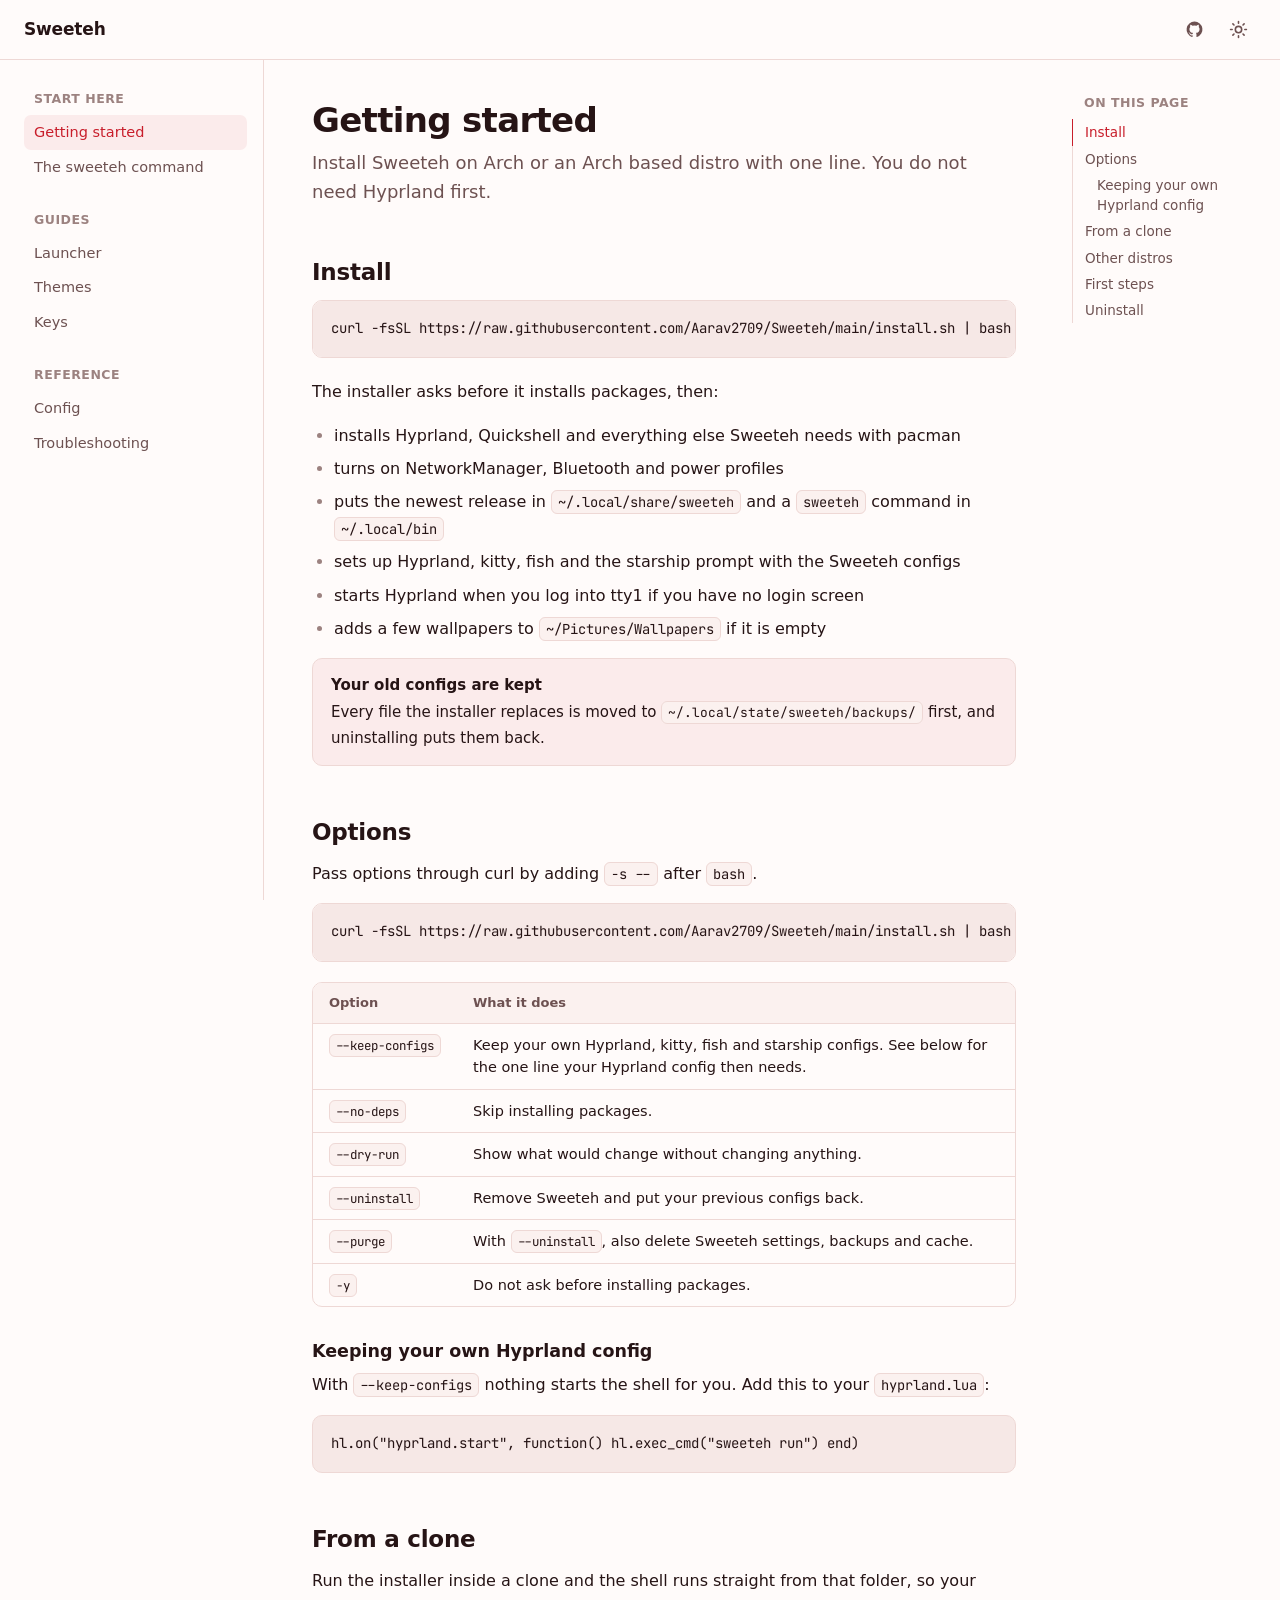
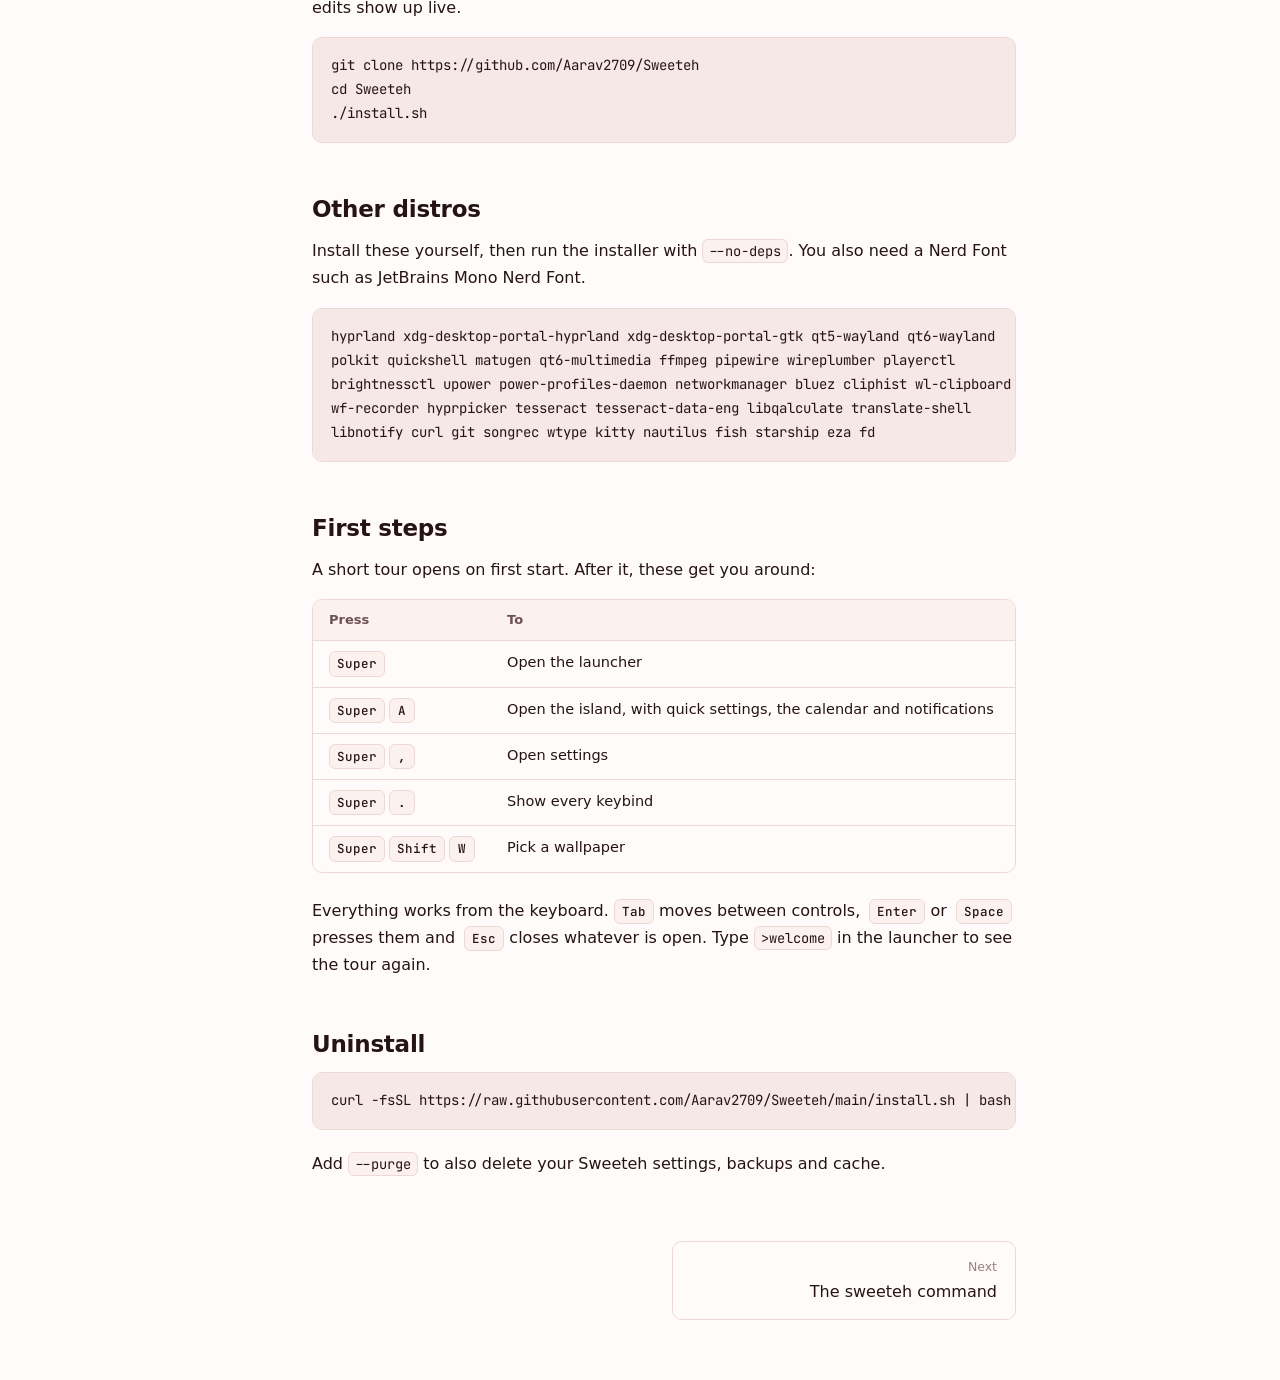
<file: docs/install.html>
<!doctype html>
<html lang="en">
<head>
  <meta charset="utf-8">
  <meta name="viewport" content="width=device-width, initial-scale=1">
  <title>Getting started · Sweeteh</title>
  <meta name="description" content="Install Sweeteh on Arch or an Arch based distro with one line. You do not need Hyprland first.">
  <link rel="icon" href="favicon.svg" type="image/svg+xml">
  <link rel="preconnect" href="https://fonts.googleapis.com">
  <link rel="preconnect" href="https://fonts.gstatic.com" crossorigin>
  <link rel="stylesheet" href="https://fonts.googleapis.com/css2?family=Google+Sans+Flex:wght@400;500;600;700&amp;family=JetBrains+Mono:wght@400;500&amp;display=swap">
  <link rel="stylesheet" href="css/site.css">
  <script src="js/theme.js"></script>
</head>
<body class="docs">
  <div class="layout">
    <nav class="sidebar"></nav>

    <main class="content">
      <h1>Getting started</h1>
      <p class="lede">Install Sweeteh on Arch or an Arch based distro with one line. You do not need Hyprland first.</p>
      <h2>Install</h2>
      <pre><code>curl -fsSL https://raw.githubusercontent.com/Aarav2709/Sweeteh/main/install.sh | bash</code></pre>
      <p>The installer asks before it installs packages, then:</p>
      <ul>
        <li>installs Hyprland, Quickshell and everything else Sweeteh needs with pacman</li>
        <li>turns on NetworkManager, Bluetooth and power profiles</li>
        <li>puts the newest release in <code>~/.local/share/sweeteh</code> and a <code>sweeteh</code> command in <code>~/.local/bin</code></li>
        <li>sets up Hyprland, kitty, fish and the starship prompt with the Sweeteh configs</li>
        <li>starts Hyprland when you log into tty1 if you have no login screen</li>
        <li>adds a few wallpapers to <code>~/Pictures/Wallpapers</code> if it is empty</li>
      </ul>
      <aside class="note">
        <strong>Your old configs are kept</strong>
        Every file the installer replaces is moved to <code>~/.local/state/sweeteh/backups/</code> first, and uninstalling puts them back.
      </aside>

      <h2>Options</h2>
      <p>Pass options through curl by adding <code>-s --</code> after <code>bash</code>.</p>
      <pre><code>curl -fsSL https://raw.githubusercontent.com/Aarav2709/Sweeteh/main/install.sh | bash -s -- --keep-configs</code></pre>
      <div class="table">
        <table>
          <thead><tr><th>Option</th><th>What it does</th></tr></thead>
          <tbody>
          <tr><td class="fit"><code>--keep-configs</code></td><td>Keep your own Hyprland, kitty, fish and starship configs. See below for the one line your Hyprland config then needs.</td></tr>
          <tr><td class="fit"><code>--no-deps</code></td><td>Skip installing packages.</td></tr>
          <tr><td class="fit"><code>--dry-run</code></td><td>Show what would change without changing anything.</td></tr>
          <tr><td class="fit"><code>--uninstall</code></td><td>Remove Sweeteh and put your previous configs back.</td></tr>
          <tr><td class="fit"><code>--purge</code></td><td>With <code>--uninstall</code>, also delete Sweeteh settings, backups and cache.</td></tr>
          <tr><td class="fit"><code>-y</code></td><td>Do not ask before installing packages.</td></tr>
          </tbody>
        </table>
      </div>

      <h3>Keeping your own Hyprland config</h3>
      <p>With <code>--keep-configs</code> nothing starts the shell for you. Add this to your <code>hyprland.lua</code>:</p>
      <pre><code>hl.on("hyprland.start", function() hl.exec_cmd("sweeteh run") end)</code></pre>

      <h2>From a clone</h2>
      <p>Run the installer inside a clone and the shell runs straight from that folder, so your edits show up live.</p>
      <pre><code>git clone https://github.com/Aarav2709/Sweeteh
cd Sweeteh
./install.sh</code></pre>

      <h2>Other distros</h2>
      <p>Install these yourself, then run the installer with <code>--no-deps</code>. You also need a Nerd Font such as JetBrains Mono Nerd Font.</p>
      <pre><code>hyprland xdg-desktop-portal-hyprland xdg-desktop-portal-gtk qt5-wayland qt6-wayland
polkit quickshell matugen qt6-multimedia ffmpeg pipewire wireplumber playerctl
brightnessctl upower power-profiles-daemon networkmanager bluez cliphist wl-clipboard
wf-recorder hyprpicker tesseract tesseract-data-eng libqalculate translate-shell
libnotify curl git songrec wtype kitty nautilus fish starship eza fd</code></pre>

      <h2>First steps</h2>
      <p>A short tour opens on first start. After it, these get you around:</p>
      <div class="table">
        <table>
          <thead><tr><th>Press</th><th>To</th></tr></thead>
          <tbody>
          <tr><td class="fit"><kbd>Super</kbd></td><td>Open the launcher</td></tr>
          <tr><td class="fit"><kbd>Super</kbd><kbd>A</kbd></td><td>Open the island, with quick settings, the calendar and notifications</td></tr>
          <tr><td class="fit"><kbd>Super</kbd><kbd>,</kbd></td><td>Open settings</td></tr>
          <tr><td class="fit"><kbd>Super</kbd><kbd>.</kbd></td><td>Show every keybind</td></tr>
          <tr><td class="fit"><kbd>Super</kbd><kbd>Shift</kbd><kbd>W</kbd></td><td>Pick a wallpaper</td></tr>
          </tbody>
        </table>
      </div>

      <p>Everything works from the keyboard. <kbd>Tab</kbd> moves between controls, <kbd>Enter</kbd> or <kbd>Space</kbd> presses them and <kbd>Esc</kbd> closes whatever is open. Type <code>&gt;welcome</code> in the launcher to see the tour again.</p>

      <h2>Uninstall</h2>
      <pre><code>curl -fsSL https://raw.githubusercontent.com/Aarav2709/Sweeteh/main/install.sh | bash -s -- --uninstall</code></pre>
      <p>Add <code>--purge</code> to also delete your Sweeteh settings, backups and cache.</p>
    </main>

    <nav class="toc"></nav>
  </div>

  <noscript><p style="padding: 0 24px"><a href="index.html">Home</a> · <a href="install.html">Getting started</a> · <a href="command.html">The sweeteh command</a> · <a href="launcher.html">Launcher</a> · <a href="themes.html">Themes</a> · <a href="keys.html">Keys</a> · <a href="config.html">Config</a> · <a href="troubleshooting.html">Troubleshooting</a></p></noscript>
  <script src="js/site.js" defer></script>
</body>
</html>
</file>
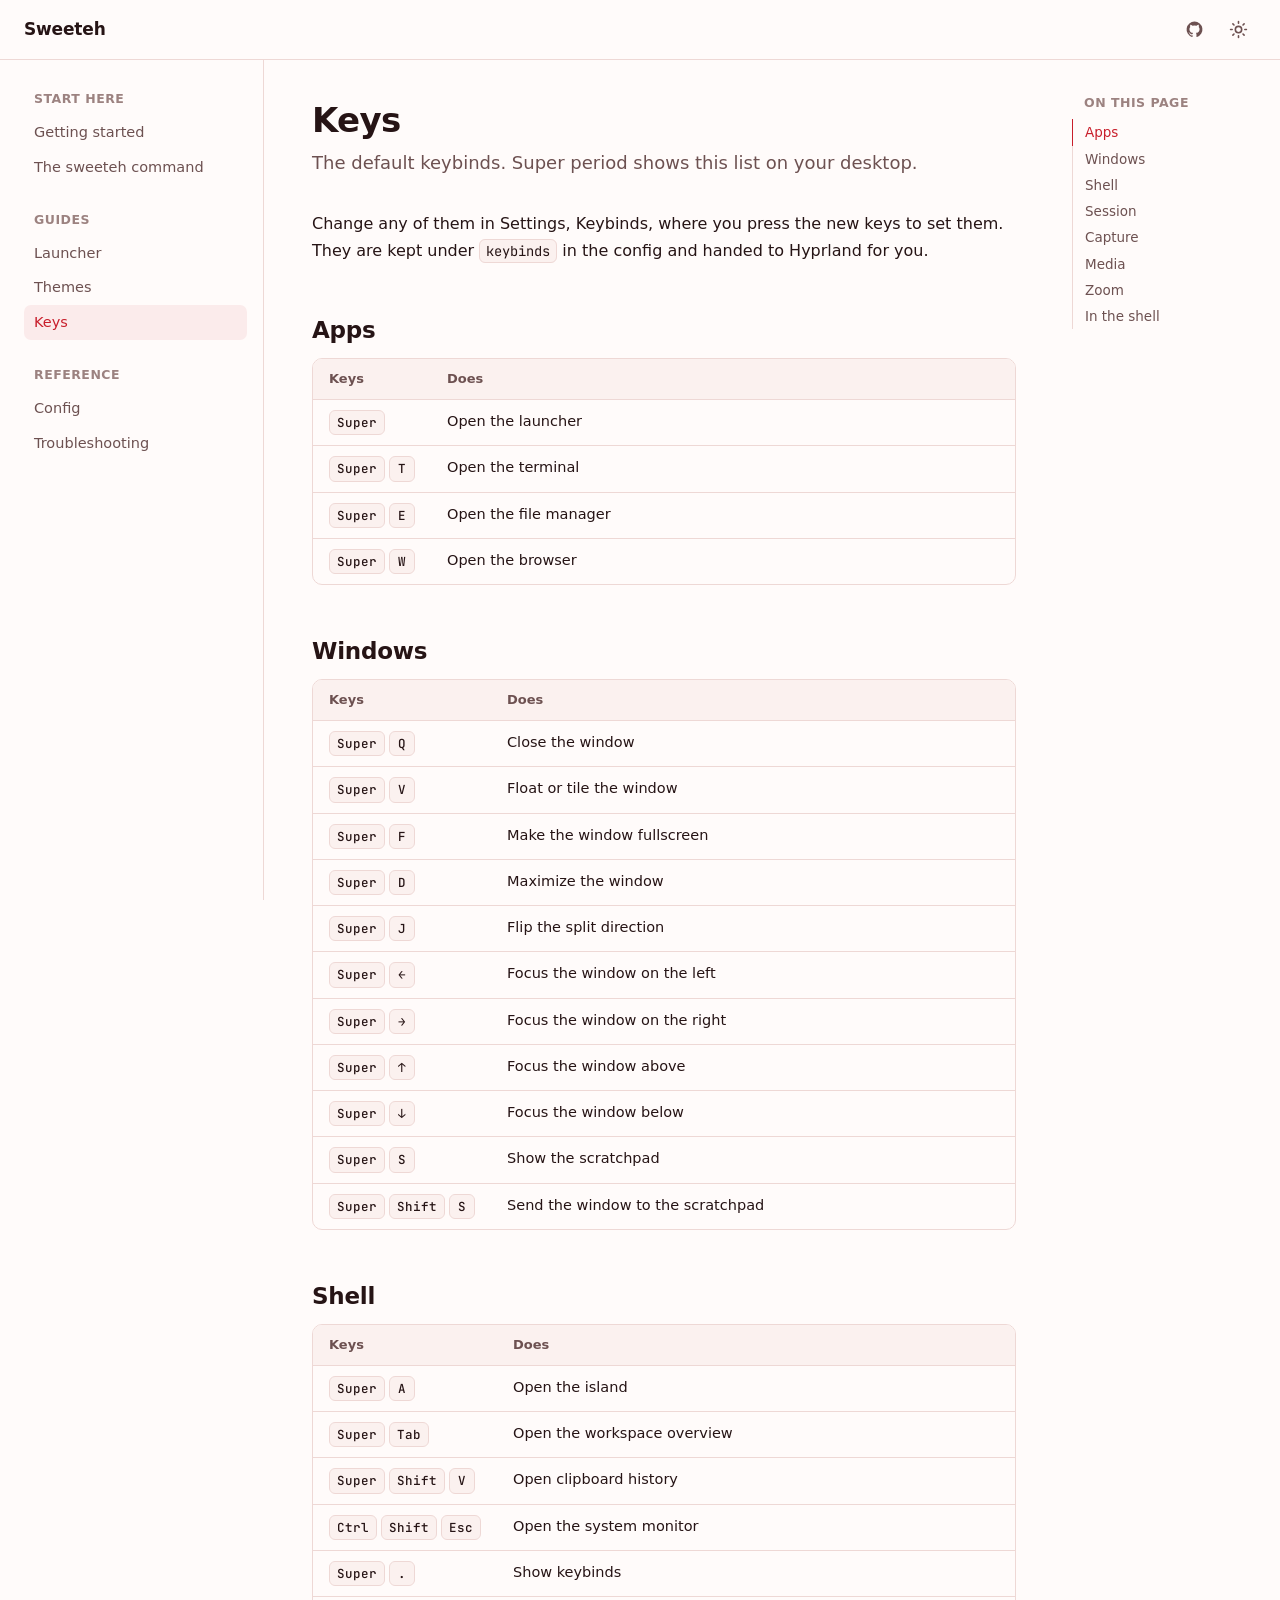
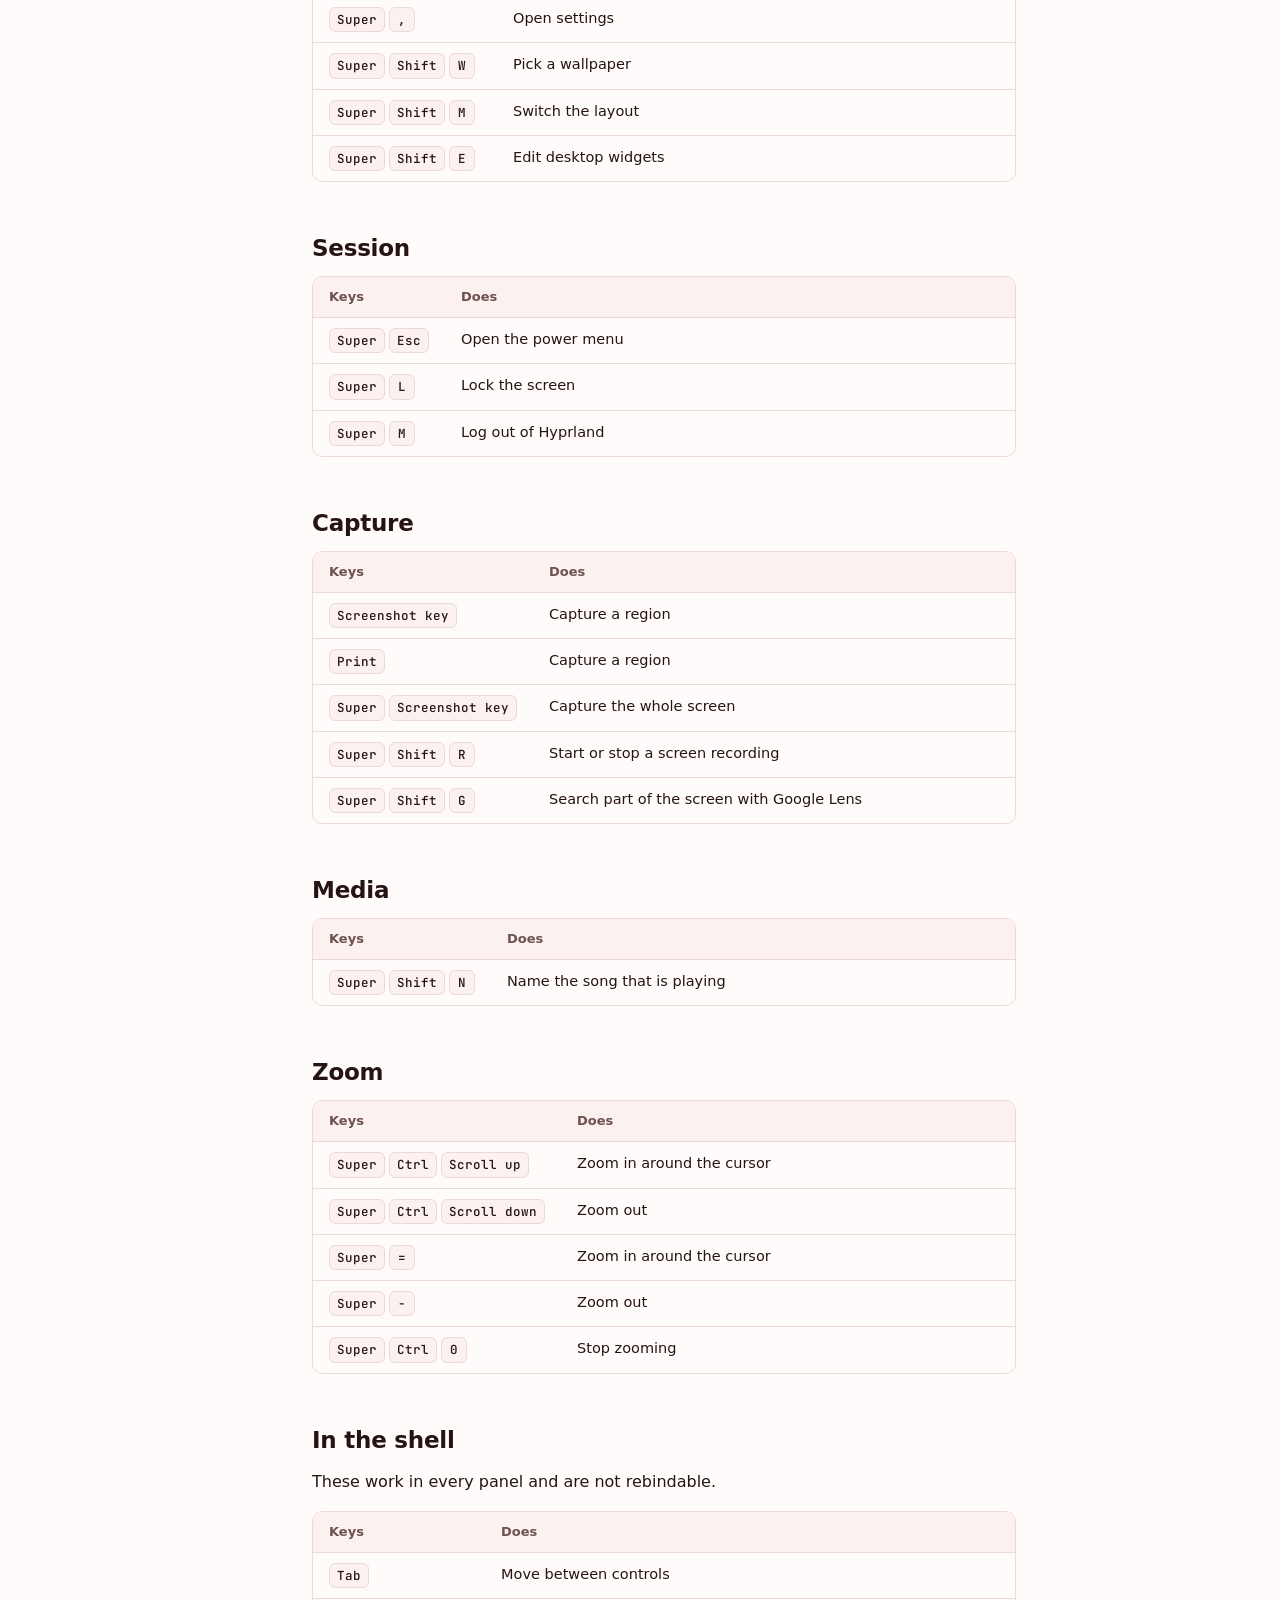
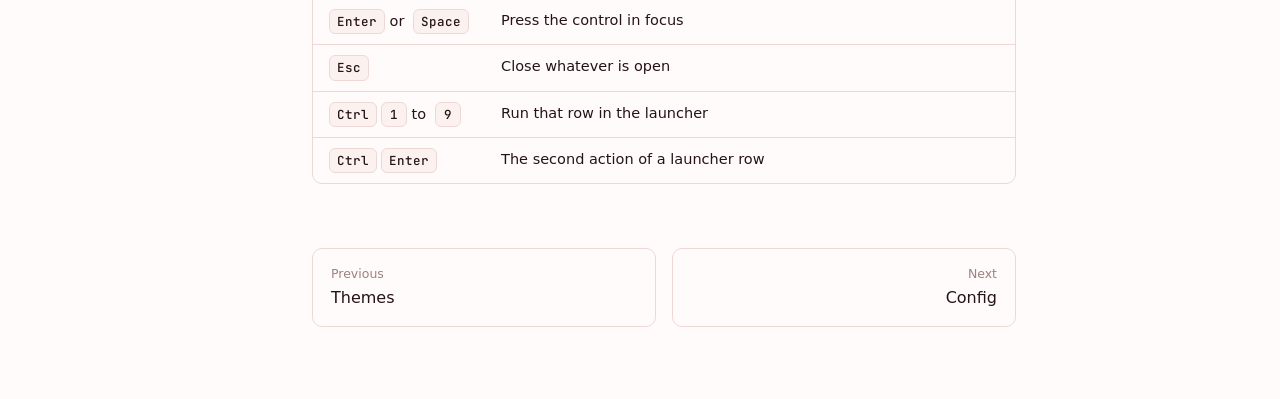
<file: docs/keys.html>
<!doctype html>
<html lang="en">
<head>
  <meta charset="utf-8">
  <meta name="viewport" content="width=device-width, initial-scale=1">
  <title>Keys · Sweeteh</title>
  <meta name="description" content="The default keybinds. Super period shows this list on your desktop.">
  <link rel="icon" href="favicon.svg" type="image/svg+xml">
  <link rel="preconnect" href="https://fonts.googleapis.com">
  <link rel="preconnect" href="https://fonts.gstatic.com" crossorigin>
  <link rel="stylesheet" href="https://fonts.googleapis.com/css2?family=Google+Sans+Flex:wght@400;500;600;700&amp;family=JetBrains+Mono:wght@400;500&amp;display=swap">
  <link rel="stylesheet" href="css/site.css">
  <script src="js/theme.js"></script>
</head>
<body class="docs">
  <div class="layout">
    <nav class="sidebar"></nav>

    <main class="content">
      <h1>Keys</h1>
      <p class="lede">The default keybinds. Super period shows this list on your desktop.</p>
      <p>Change any of them in Settings, Keybinds, where you press the new keys to set them. They are kept under <code>keybinds</code> in the config and handed to Hyprland for you.</p>

      <h2>Apps</h2>
      <div class="table">
        <table>
          <thead><tr><th>Keys</th><th>Does</th></tr></thead>
          <tbody>
          <tr><td class="fit"><kbd>Super</kbd></td><td>Open the launcher</td></tr>
          <tr><td class="fit"><kbd>Super</kbd><kbd>T</kbd></td><td>Open the terminal</td></tr>
          <tr><td class="fit"><kbd>Super</kbd><kbd>E</kbd></td><td>Open the file manager</td></tr>
          <tr><td class="fit"><kbd>Super</kbd><kbd>W</kbd></td><td>Open the browser</td></tr>
          </tbody>
        </table>
      </div>

      <h2>Windows</h2>
      <div class="table">
        <table>
          <thead><tr><th>Keys</th><th>Does</th></tr></thead>
          <tbody>
          <tr><td class="fit"><kbd>Super</kbd><kbd>Q</kbd></td><td>Close the window</td></tr>
          <tr><td class="fit"><kbd>Super</kbd><kbd>V</kbd></td><td>Float or tile the window</td></tr>
          <tr><td class="fit"><kbd>Super</kbd><kbd>F</kbd></td><td>Make the window fullscreen</td></tr>
          <tr><td class="fit"><kbd>Super</kbd><kbd>D</kbd></td><td>Maximize the window</td></tr>
          <tr><td class="fit"><kbd>Super</kbd><kbd>J</kbd></td><td>Flip the split direction</td></tr>
          <tr><td class="fit"><kbd>Super</kbd><kbd>←</kbd></td><td>Focus the window on the left</td></tr>
          <tr><td class="fit"><kbd>Super</kbd><kbd>→</kbd></td><td>Focus the window on the right</td></tr>
          <tr><td class="fit"><kbd>Super</kbd><kbd>↑</kbd></td><td>Focus the window above</td></tr>
          <tr><td class="fit"><kbd>Super</kbd><kbd>↓</kbd></td><td>Focus the window below</td></tr>
          <tr><td class="fit"><kbd>Super</kbd><kbd>S</kbd></td><td>Show the scratchpad</td></tr>
          <tr><td class="fit"><kbd>Super</kbd><kbd>Shift</kbd><kbd>S</kbd></td><td>Send the window to the scratchpad</td></tr>
          </tbody>
        </table>
      </div>

      <h2>Shell</h2>
      <div class="table">
        <table>
          <thead><tr><th>Keys</th><th>Does</th></tr></thead>
          <tbody>
          <tr><td class="fit"><kbd>Super</kbd><kbd>A</kbd></td><td>Open the island</td></tr>
          <tr><td class="fit"><kbd>Super</kbd><kbd>Tab</kbd></td><td>Open the workspace overview</td></tr>
          <tr><td class="fit"><kbd>Super</kbd><kbd>Shift</kbd><kbd>V</kbd></td><td>Open clipboard history</td></tr>
          <tr><td class="fit"><kbd>Ctrl</kbd><kbd>Shift</kbd><kbd>Esc</kbd></td><td>Open the system monitor</td></tr>
          <tr><td class="fit"><kbd>Super</kbd><kbd>.</kbd></td><td>Show keybinds</td></tr>
          <tr><td class="fit"><kbd>Super</kbd><kbd>,</kbd></td><td>Open settings</td></tr>
          <tr><td class="fit"><kbd>Super</kbd><kbd>Shift</kbd><kbd>W</kbd></td><td>Pick a wallpaper</td></tr>
          <tr><td class="fit"><kbd>Super</kbd><kbd>Shift</kbd><kbd>M</kbd></td><td>Switch the layout</td></tr>
          <tr><td class="fit"><kbd>Super</kbd><kbd>Shift</kbd><kbd>E</kbd></td><td>Edit desktop widgets</td></tr>
          </tbody>
        </table>
      </div>

      <h2>Session</h2>
      <div class="table">
        <table>
          <thead><tr><th>Keys</th><th>Does</th></tr></thead>
          <tbody>
          <tr><td class="fit"><kbd>Super</kbd><kbd>Esc</kbd></td><td>Open the power menu</td></tr>
          <tr><td class="fit"><kbd>Super</kbd><kbd>L</kbd></td><td>Lock the screen</td></tr>
          <tr><td class="fit"><kbd>Super</kbd><kbd>M</kbd></td><td>Log out of Hyprland</td></tr>
          </tbody>
        </table>
      </div>

      <h2>Capture</h2>
      <div class="table">
        <table>
          <thead><tr><th>Keys</th><th>Does</th></tr></thead>
          <tbody>
          <tr><td class="fit"><kbd>Screenshot key</kbd></td><td>Capture a region</td></tr>
          <tr><td class="fit"><kbd>Print</kbd></td><td>Capture a region</td></tr>
          <tr><td class="fit"><kbd>Super</kbd><kbd>Screenshot key</kbd></td><td>Capture the whole screen</td></tr>
          <tr><td class="fit"><kbd>Super</kbd><kbd>Shift</kbd><kbd>R</kbd></td><td>Start or stop a screen recording</td></tr>
          <tr><td class="fit"><kbd>Super</kbd><kbd>Shift</kbd><kbd>G</kbd></td><td>Search part of the screen with Google Lens</td></tr>
          </tbody>
        </table>
      </div>

      <h2>Media</h2>
      <div class="table">
        <table>
          <thead><tr><th>Keys</th><th>Does</th></tr></thead>
          <tbody>
          <tr><td class="fit"><kbd>Super</kbd><kbd>Shift</kbd><kbd>N</kbd></td><td>Name the song that is playing</td></tr>
          </tbody>
        </table>
      </div>

      <h2>Zoom</h2>
      <div class="table">
        <table>
          <thead><tr><th>Keys</th><th>Does</th></tr></thead>
          <tbody>
          <tr><td class="fit"><kbd>Super</kbd><kbd>Ctrl</kbd><kbd>Scroll up</kbd></td><td>Zoom in around the cursor</td></tr>
          <tr><td class="fit"><kbd>Super</kbd><kbd>Ctrl</kbd><kbd>Scroll down</kbd></td><td>Zoom out</td></tr>
          <tr><td class="fit"><kbd>Super</kbd><kbd>=</kbd></td><td>Zoom in around the cursor</td></tr>
          <tr><td class="fit"><kbd>Super</kbd><kbd>-</kbd></td><td>Zoom out</td></tr>
          <tr><td class="fit"><kbd>Super</kbd><kbd>Ctrl</kbd><kbd>0</kbd></td><td>Stop zooming</td></tr>
          </tbody>
        </table>
      </div>

      <h2>In the shell</h2>
      <p>These work in every panel and are not rebindable.</p>
      <div class="table">
        <table>
          <thead><tr><th>Keys</th><th>Does</th></tr></thead>
          <tbody>
          <tr><td class="fit"><kbd>Tab</kbd></td><td>Move between controls</td></tr>
          <tr><td class="fit"><kbd>Enter</kbd> or <kbd>Space</kbd></td><td>Press the control in focus</td></tr>
          <tr><td class="fit"><kbd>Esc</kbd></td><td>Close whatever is open</td></tr>
          <tr><td class="fit"><kbd>Ctrl</kbd><kbd>1</kbd> to <kbd>9</kbd></td><td>Run that row in the launcher</td></tr>
          <tr><td class="fit"><kbd>Ctrl</kbd><kbd>Enter</kbd></td><td>The second action of a launcher row</td></tr>
          </tbody>
        </table>
      </div>
    </main>

    <nav class="toc"></nav>
  </div>

  <noscript><p style="padding: 0 24px"><a href="index.html">Home</a> · <a href="install.html">Getting started</a> · <a href="command.html">The sweeteh command</a> · <a href="launcher.html">Launcher</a> · <a href="themes.html">Themes</a> · <a href="keys.html">Keys</a> · <a href="config.html">Config</a> · <a href="troubleshooting.html">Troubleshooting</a></p></noscript>
  <script src="js/site.js" defer></script>
</body>
</html>
</file>
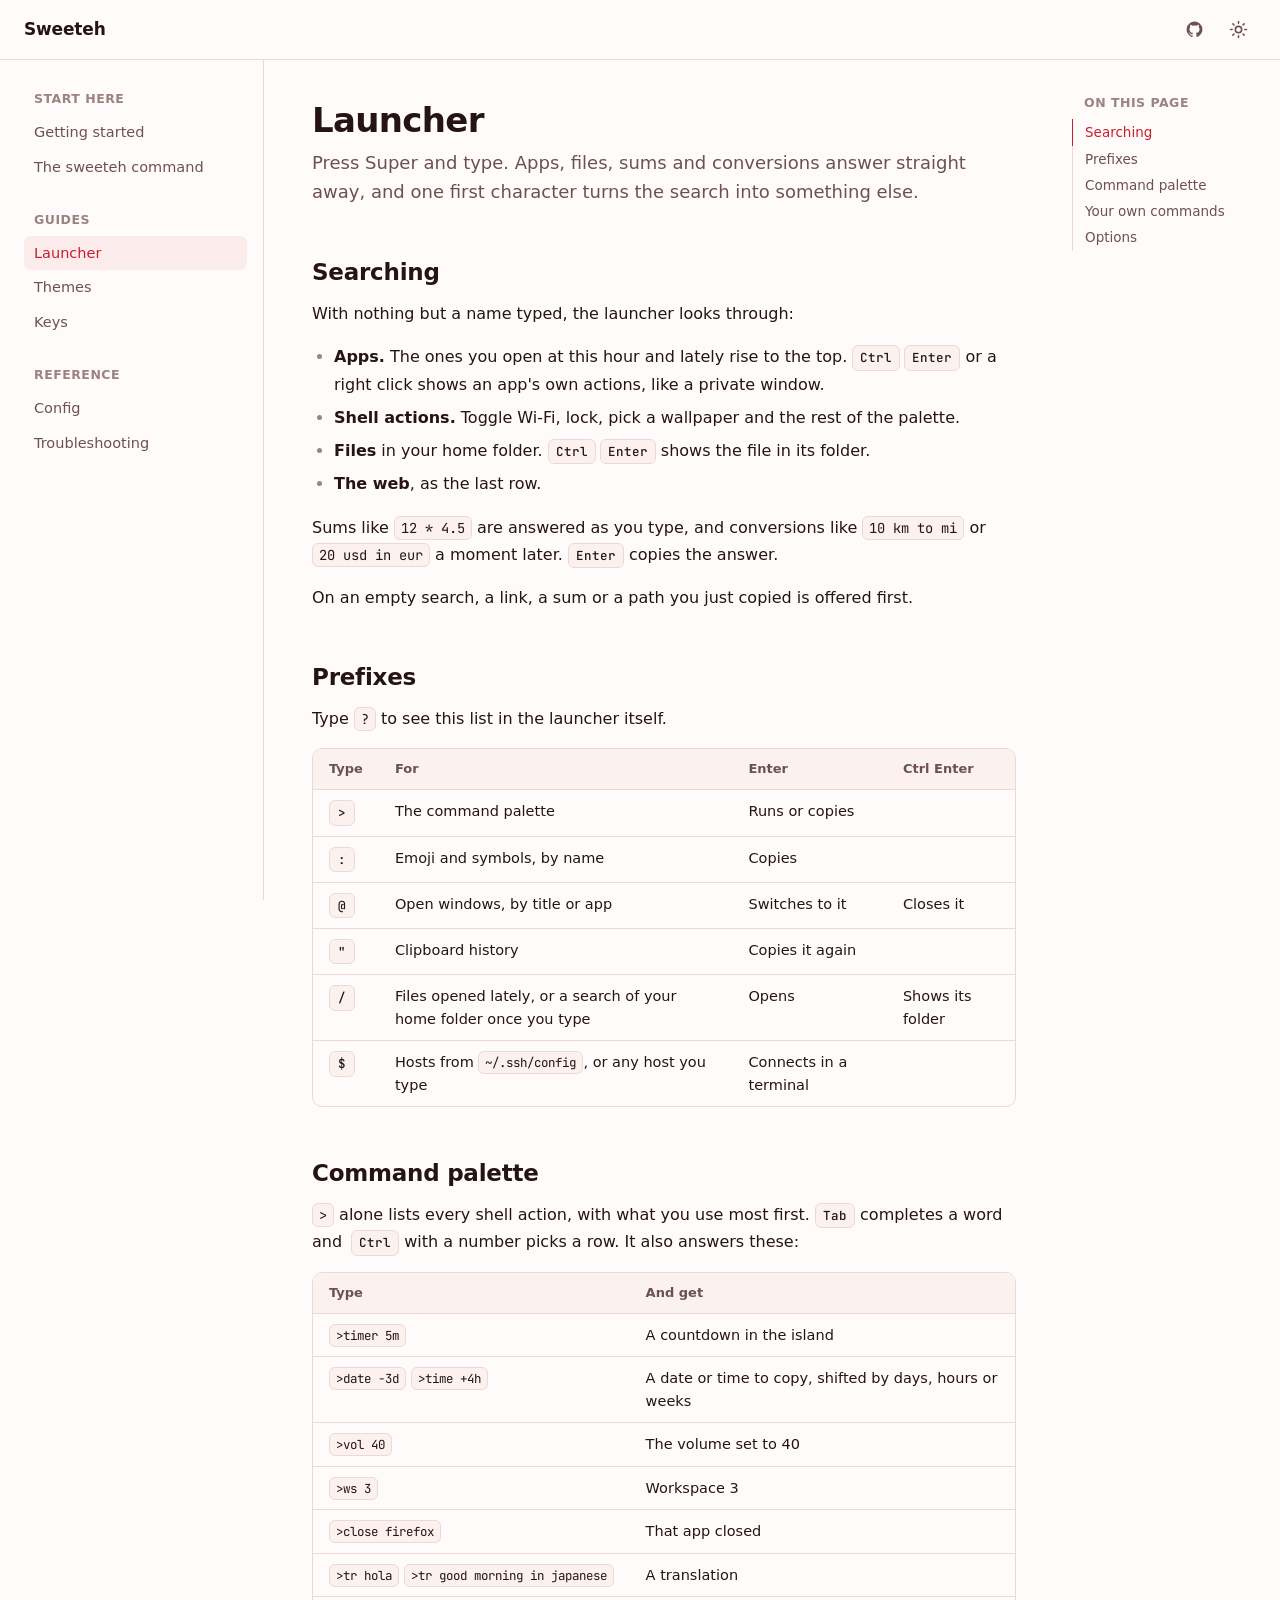
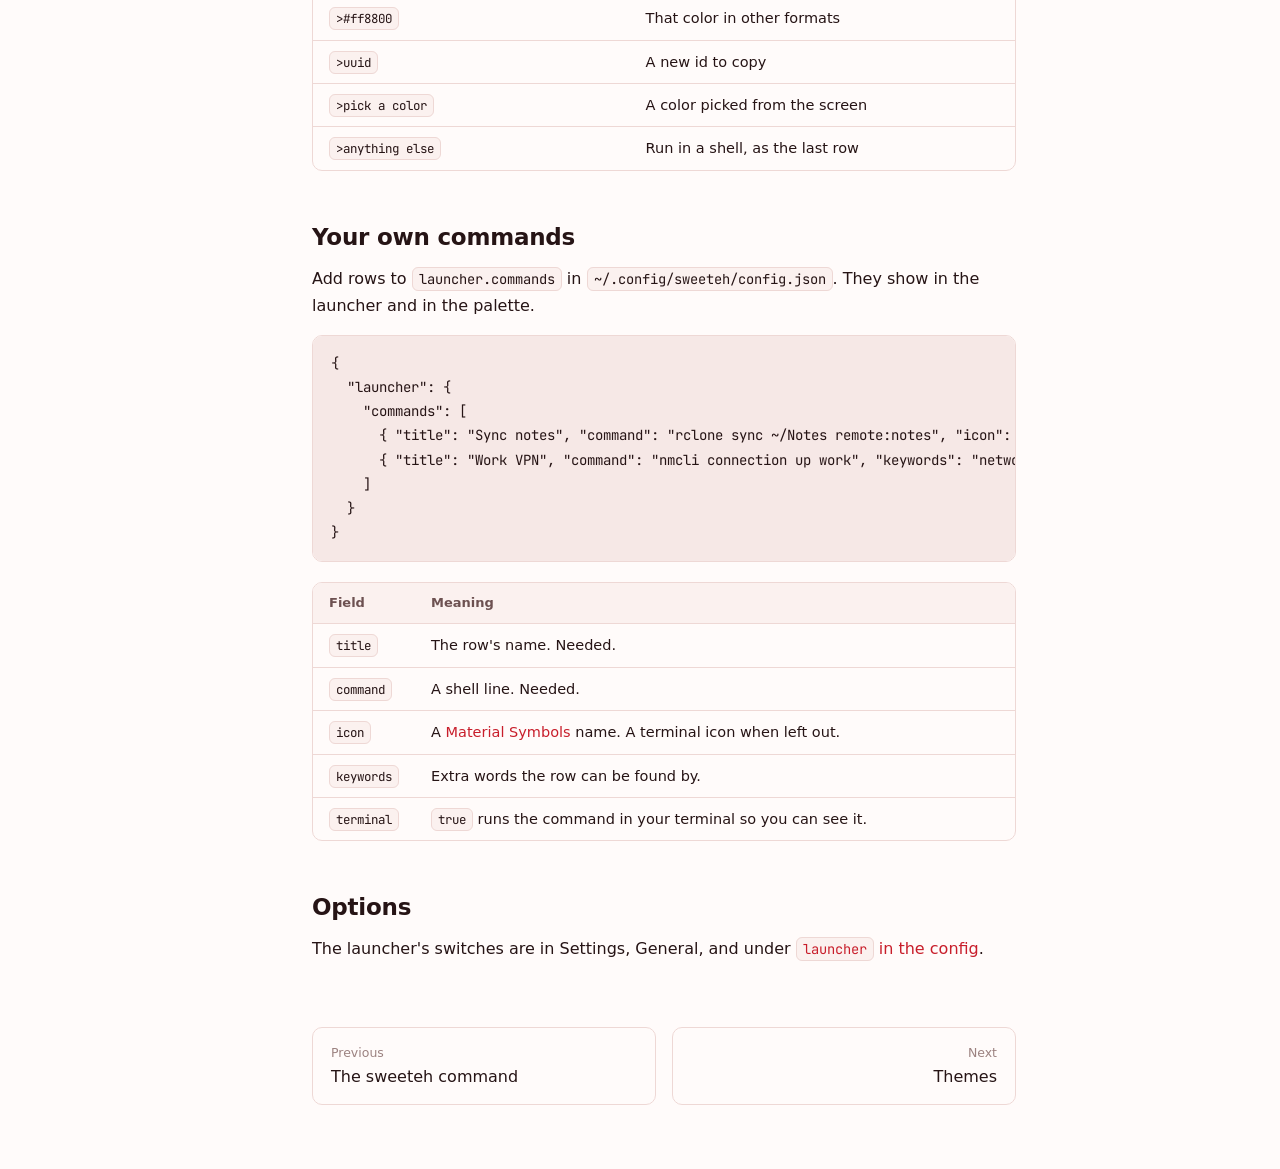
<file: docs/launcher.html>
<!doctype html>
<html lang="en">
<head>
  <meta charset="utf-8">
  <meta name="viewport" content="width=device-width, initial-scale=1">
  <title>Launcher · Sweeteh</title>
  <meta name="description" content="Press Super and type. Apps, files, sums and conversions answer straight away, and one first character turns the search into something else.">
  <link rel="icon" href="favicon.svg" type="image/svg+xml">
  <link rel="preconnect" href="https://fonts.googleapis.com">
  <link rel="preconnect" href="https://fonts.gstatic.com" crossorigin>
  <link rel="stylesheet" href="https://fonts.googleapis.com/css2?family=Google+Sans+Flex:wght@400;500;600;700&amp;family=JetBrains+Mono:wght@400;500&amp;display=swap">
  <link rel="stylesheet" href="css/site.css">
  <script src="js/theme.js"></script>
</head>
<body class="docs">
  <div class="layout">
    <nav class="sidebar"></nav>

    <main class="content">
      <h1>Launcher</h1>
      <p class="lede">Press Super and type. Apps, files, sums and conversions answer straight away, and one first character turns the search into something else.</p>
      <h2>Searching</h2>
      <p>With nothing but a name typed, the launcher looks through:</p>
      <ul>
        <li><strong>Apps.</strong> The ones you open at this hour and lately rise to the top. <kbd>Ctrl</kbd><kbd>Enter</kbd> or a right click shows an app's own actions, like a private window.</li>
        <li><strong>Shell actions.</strong> Toggle Wi-Fi, lock, pick a wallpaper and the rest of the palette.</li>
        <li><strong>Files</strong> in your home folder. <kbd>Ctrl</kbd><kbd>Enter</kbd> shows the file in its folder.</li>
        <li><strong>The web</strong>, as the last row.</li>
      </ul>
      <p>Sums like <code>12 * 4.5</code> are answered as you type, and conversions like <code>10 km to mi</code> or <code>20 usd in eur</code> a moment later. <kbd>Enter</kbd> copies the answer.</p>
      <p>On an empty search, a link, a sum or a path you just copied is offered first.</p>

      <h2>Prefixes</h2>
      <p>Type <code>?</code> to see this list in the launcher itself.</p>
      <div class="table">
        <table>
          <thead><tr><th>Type</th><th>For</th><th>Enter</th><th>Ctrl Enter</th></tr></thead>
          <tbody>
          <tr><td class="fit"><kbd>&gt;</kbd></td><td>The command palette</td><td>Runs or copies</td><td></td></tr>
          <tr><td class="fit"><kbd>:</kbd></td><td>Emoji and symbols, by name</td><td>Copies</td><td></td></tr>
          <tr><td class="fit"><kbd>@</kbd></td><td>Open windows, by title or app</td><td>Switches to it</td><td>Closes it</td></tr>
          <tr><td class="fit"><kbd>"</kbd></td><td>Clipboard history</td><td>Copies it again</td><td></td></tr>
          <tr><td class="fit"><kbd>/</kbd></td><td>Files opened lately, or a search of your home folder once you type</td><td>Opens</td><td>Shows its folder</td></tr>
          <tr><td class="fit"><kbd>$</kbd></td><td>Hosts from <code>~/.ssh/config</code>, or any host you type</td><td>Connects in a terminal</td><td></td></tr>
          </tbody>
        </table>
      </div>

      <h2>Command palette</h2>
      <p><code>&gt;</code> alone lists every shell action, with what you use most first. <kbd>Tab</kbd> completes a word and <kbd>Ctrl</kbd> with a number picks a row. It also answers these:</p>
      <div class="table">
        <table>
          <thead><tr><th>Type</th><th>And get</th></tr></thead>
          <tbody>
          <tr><td class="fit"><code>&gt;timer 5m</code></td><td>A countdown in the island</td></tr>
          <tr><td class="fit"><code>&gt;date -3d</code> <code>&gt;time +4h</code></td><td>A date or time to copy, shifted by days, hours or weeks</td></tr>
          <tr><td class="fit"><code>&gt;vol 40</code></td><td>The volume set to 40</td></tr>
          <tr><td class="fit"><code>&gt;ws 3</code></td><td>Workspace 3</td></tr>
          <tr><td class="fit"><code>&gt;close firefox</code></td><td>That app closed</td></tr>
          <tr><td class="fit"><code>&gt;tr hola</code> <code>&gt;tr good morning in japanese</code></td><td>A translation</td></tr>
          <tr><td class="fit"><code>&gt;#ff8800</code></td><td>That color in other formats</td></tr>
          <tr><td class="fit"><code>&gt;uuid</code></td><td>A new id to copy</td></tr>
          <tr><td class="fit"><code>&gt;pick a color</code></td><td>A color picked from the screen</td></tr>
          <tr><td class="fit"><code>&gt;anything else</code></td><td>Run in a shell, as the last row</td></tr>
          </tbody>
        </table>
      </div>

      <h2>Your own commands</h2>
      <p>Add rows to <code>launcher.commands</code> in <code>~/.config/sweeteh/config.json</code>. They show in the launcher and in the palette.</p>
      <pre><code>{
  "launcher": {
    "commands": [
      { "title": "Sync notes", "command": "rclone sync ~/Notes remote:notes", "icon": "sync", "terminal": true },
      { "title": "Work VPN", "command": "nmcli connection up work", "keywords": "network office" }
    ]
  }
}</code></pre>
      <div class="table">
        <table>
          <thead><tr><th>Field</th><th>Meaning</th></tr></thead>
          <tbody>
          <tr><td class="fit"><code>title</code></td><td>The row's name. Needed.</td></tr>
          <tr><td class="fit"><code>command</code></td><td>A shell line. Needed.</td></tr>
          <tr><td class="fit"><code>icon</code></td><td>A <a href="https://fonts.google.com/icons">Material Symbols</a> name. A terminal icon when left out.</td></tr>
          <tr><td class="fit"><code>keywords</code></td><td>Extra words the row can be found by.</td></tr>
          <tr><td class="fit"><code>terminal</code></td><td><code>true</code> runs the command in your terminal so you can see it.</td></tr>
          </tbody>
        </table>
      </div>

      <h2>Options</h2>
      <p>The launcher's switches are in Settings, General, and under <a href="config.html#launcher"><code>launcher</code> in the config</a>.</p>
    </main>

    <nav class="toc"></nav>
  </div>

  <noscript><p style="padding: 0 24px"><a href="index.html">Home</a> · <a href="install.html">Getting started</a> · <a href="command.html">The sweeteh command</a> · <a href="launcher.html">Launcher</a> · <a href="themes.html">Themes</a> · <a href="keys.html">Keys</a> · <a href="config.html">Config</a> · <a href="troubleshooting.html">Troubleshooting</a></p></noscript>
  <script src="js/site.js" defer></script>
</body>
</html>
</file>
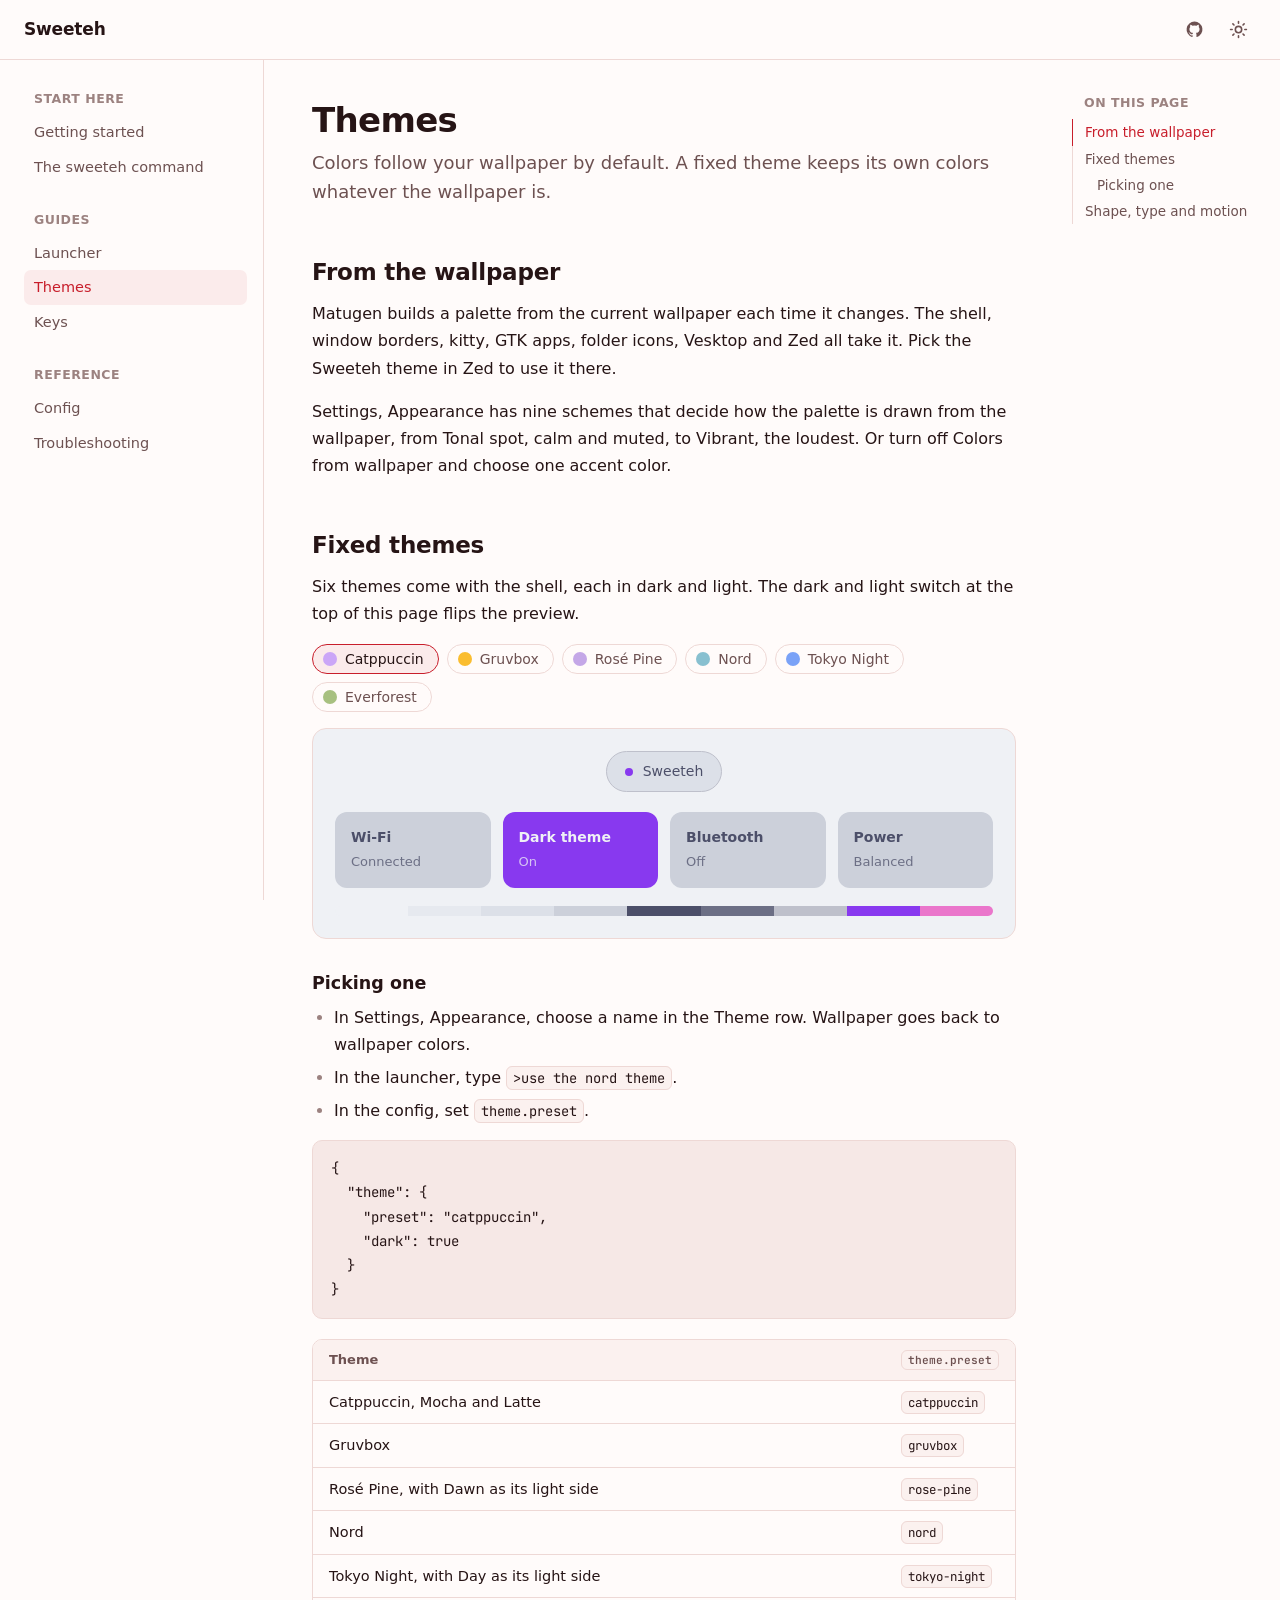
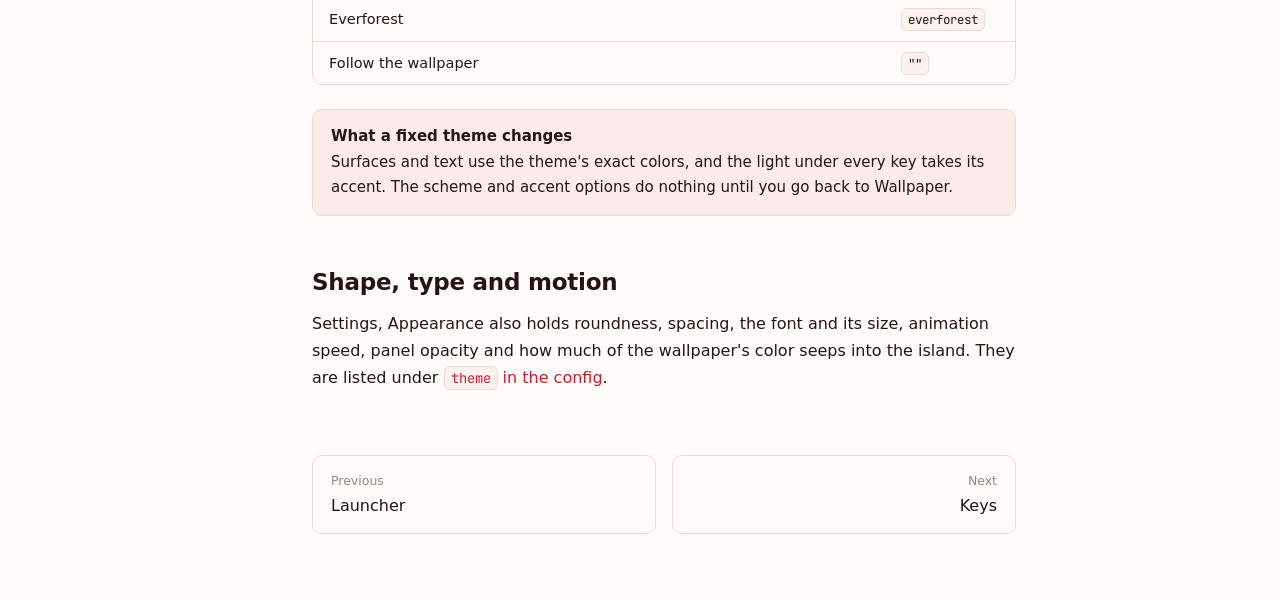
<file: docs/themes.html>
<!doctype html>
<html lang="en">
<head>
  <meta charset="utf-8">
  <meta name="viewport" content="width=device-width, initial-scale=1">
  <title>Themes · Sweeteh</title>
  <meta name="description" content="Colors follow your wallpaper by default. A fixed theme keeps its own colors whatever the wallpaper is.">
  <link rel="icon" href="favicon.svg" type="image/svg+xml">
  <link rel="preconnect" href="https://fonts.googleapis.com">
  <link rel="preconnect" href="https://fonts.gstatic.com" crossorigin>
  <link rel="stylesheet" href="https://fonts.googleapis.com/css2?family=Google+Sans+Flex:wght@400;500;600;700&amp;family=JetBrains+Mono:wght@400;500&amp;display=swap">
  <link rel="stylesheet" href="css/site.css">
  <script src="js/theme.js"></script>
</head>
<body class="docs">
  <div class="layout">
    <nav class="sidebar"></nav>

    <main class="content">
      <h1>Themes</h1>
      <p class="lede">Colors follow your wallpaper by default. A fixed theme keeps its own colors whatever the wallpaper is.</p>
      <h2>From the wallpaper</h2>
      <p>Matugen builds a palette from the current wallpaper each time it changes. The shell, window borders, kitty, GTK apps, folder icons, Vesktop and Zed all take it. Pick the Sweeteh theme in Zed to use it there.</p>
      <p>Settings, Appearance has nine schemes that decide how the palette is drawn from the wallpaper, from Tonal spot, calm and muted, to Vibrant, the loudest. Or turn off Colors from wallpaper and choose one accent color.</p>

      <h2>Fixed themes</h2>
      <p>Six themes come with the shell, each in dark and light. The dark and light switch at the top of this page flips the preview.</p>
      <div class="swatch-row" role="group" aria-label="Preview a theme"></div>
      <div class="preview wide">
        <div class="preview-island"><i></i>Sweeteh</div>
        <div class="preview-grid">
          <div class="preview-card"><b>Wi-Fi</b><span>Connected</span></div>
          <div class="preview-card accent"><b>Dark theme</b><span>On</span></div>
          <div class="preview-card"><b>Bluetooth</b><span>Off</span></div>
          <div class="preview-card"><b>Power</b><span>Balanced</span></div>
        </div>
        <div class="preview-palette"></div>
      </div>

      <h3>Picking one</h3>
      <ul>
        <li>In Settings, Appearance, choose a name in the Theme row. Wallpaper goes back to wallpaper colors.</li>
        <li>In the launcher, type <code>&gt;use the nord theme</code>.</li>
        <li>In the config, set <code>theme.preset</code>.</li>
      </ul>
      <pre><code>{
  "theme": {
    "preset": "catppuccin",
    "dark": true
  }
}</code></pre>
      <div class="table">
        <table>
          <thead><tr><th>Theme</th><th><code>theme.preset</code></th></tr></thead>
          <tbody>
          <tr><td>Catppuccin, Mocha and Latte</td><td class="fit"><code>catppuccin</code></td></tr>
          <tr><td>Gruvbox</td><td class="fit"><code>gruvbox</code></td></tr>
          <tr><td>Rosé Pine, with Dawn as its light side</td><td class="fit"><code>rose-pine</code></td></tr>
          <tr><td>Nord</td><td class="fit"><code>nord</code></td></tr>
          <tr><td>Tokyo Night, with Day as its light side</td><td class="fit"><code>tokyo-night</code></td></tr>
          <tr><td>Everforest</td><td class="fit"><code>everforest</code></td></tr>
          <tr><td>Follow the wallpaper</td><td class="fit"><code>""</code></td></tr>
          </tbody>
        </table>
      </div>

      <aside class="note">
        <strong>What a fixed theme changes</strong>
        Surfaces and text use the theme's exact colors, and the light under every key takes its accent. The scheme and accent options do nothing until you go back to Wallpaper.
      </aside>

      <h2>Shape, type and motion</h2>
      <p>Settings, Appearance also holds roundness, spacing, the font and its size, animation speed, panel opacity and how much of the wallpaper's color seeps into the island. They are listed under <a href="config.html#theme"><code>theme</code> in the config</a>.</p>
    </main>

    <nav class="toc"></nav>
  </div>

  <noscript><p style="padding: 0 24px"><a href="index.html">Home</a> · <a href="install.html">Getting started</a> · <a href="command.html">The sweeteh command</a> · <a href="launcher.html">Launcher</a> · <a href="themes.html">Themes</a> · <a href="keys.html">Keys</a> · <a href="config.html">Config</a> · <a href="troubleshooting.html">Troubleshooting</a></p></noscript>
  <script src="js/site.js" defer></script>
  <script src="js/themes.js" defer></script>
</body>
</html>
</file>
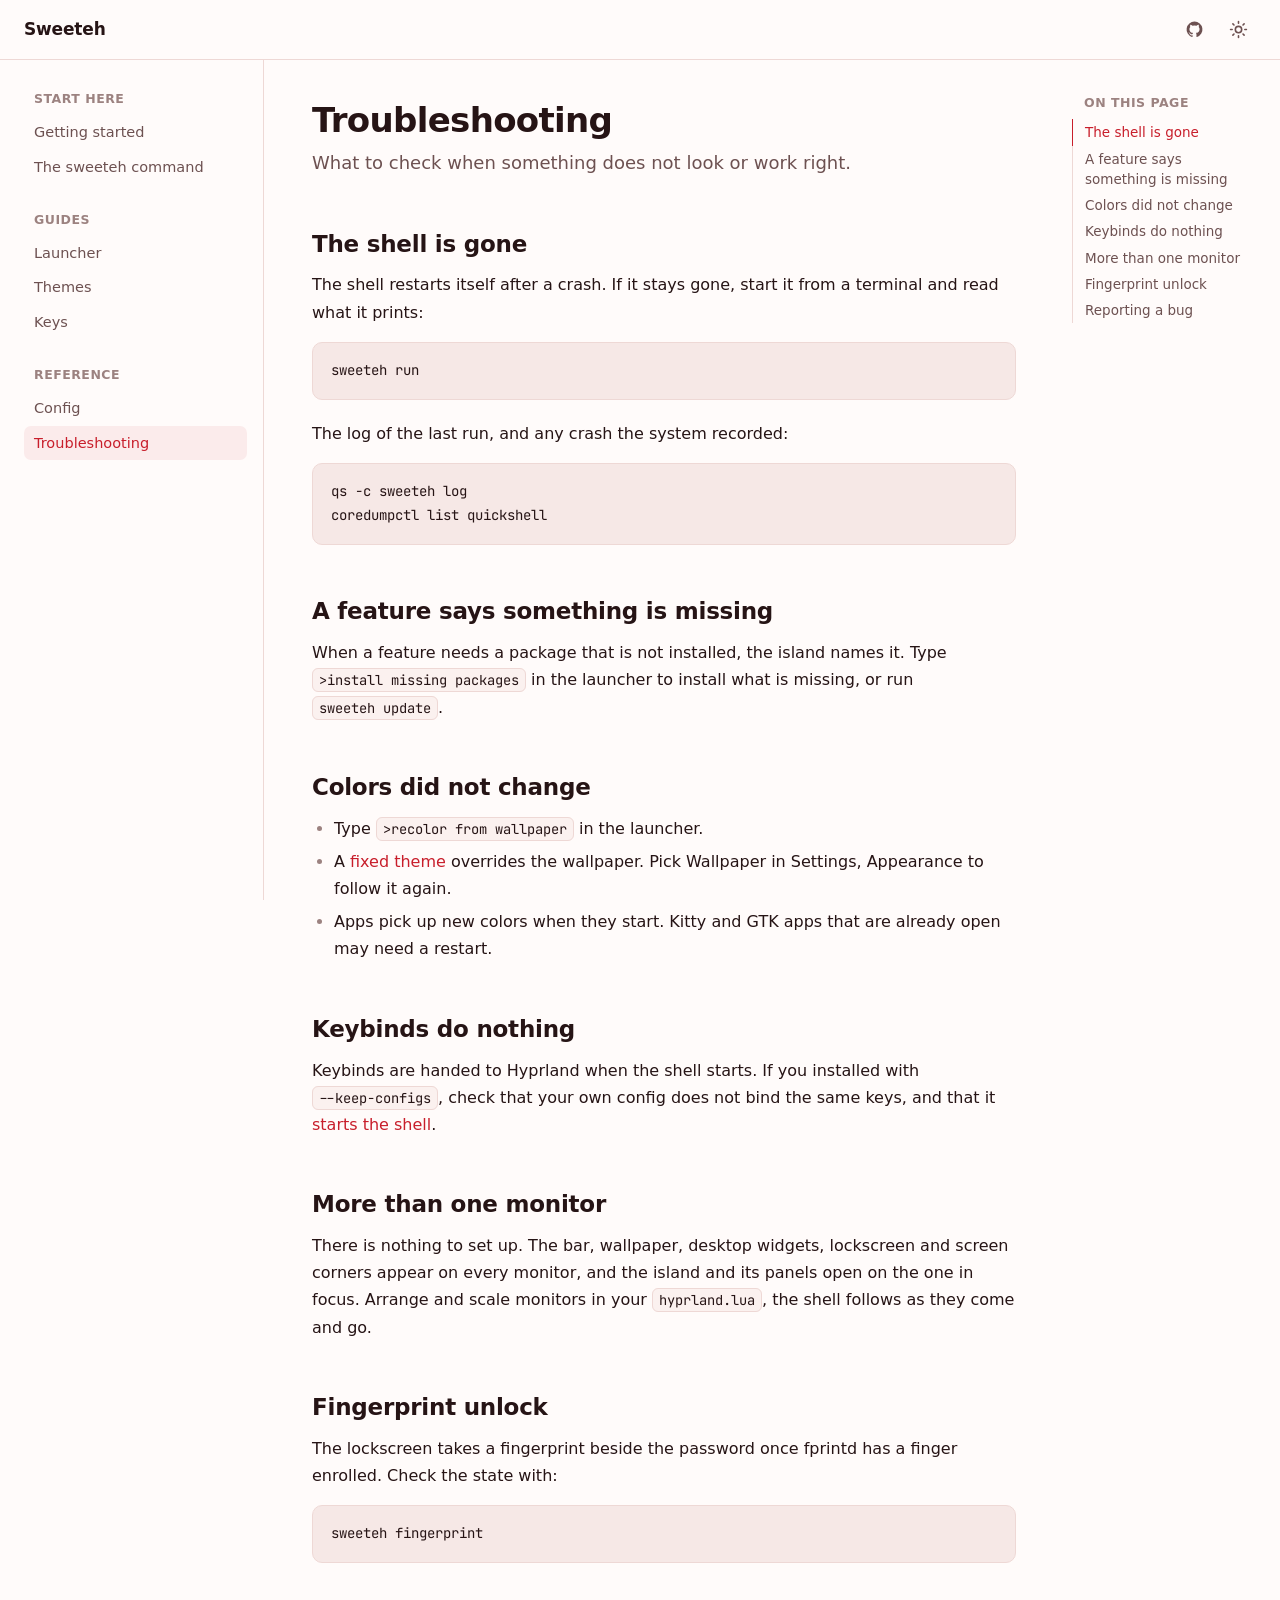
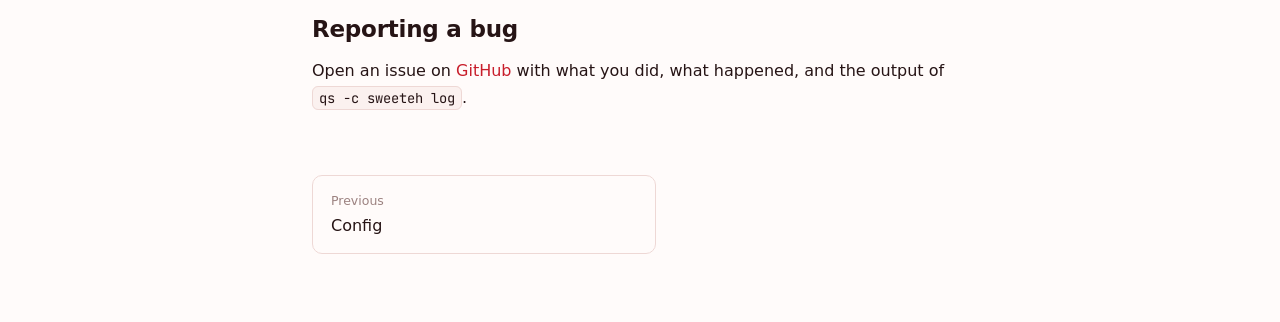
<file: docs/troubleshooting.html>
<!doctype html>
<html lang="en">
<head>
  <meta charset="utf-8">
  <meta name="viewport" content="width=device-width, initial-scale=1">
  <title>Troubleshooting · Sweeteh</title>
  <meta name="description" content="What to check when something does not look or work right.">
  <link rel="icon" href="favicon.svg" type="image/svg+xml">
  <link rel="preconnect" href="https://fonts.googleapis.com">
  <link rel="preconnect" href="https://fonts.gstatic.com" crossorigin>
  <link rel="stylesheet" href="https://fonts.googleapis.com/css2?family=Google+Sans+Flex:wght@400;500;600;700&amp;family=JetBrains+Mono:wght@400;500&amp;display=swap">
  <link rel="stylesheet" href="css/site.css">
  <script src="js/theme.js"></script>
</head>
<body class="docs">
  <div class="layout">
    <nav class="sidebar"></nav>

    <main class="content">
      <h1>Troubleshooting</h1>
      <p class="lede">What to check when something does not look or work right.</p>
      <h2>The shell is gone</h2>
      <p>The shell restarts itself after a crash. If it stays gone, start it from a terminal and read what it prints:</p>
      <pre><code>sweeteh run</code></pre>
      <p>The log of the last run, and any crash the system recorded:</p>
      <pre><code>qs -c sweeteh log
coredumpctl list quickshell</code></pre>

      <h2>A feature says something is missing</h2>
      <p>When a feature needs a package that is not installed, the island names it. Type <code>&gt;install missing packages</code> in the launcher to install what is missing, or run <code>sweeteh update</code>.</p>

      <h2>Colors did not change</h2>
      <ul>
        <li>Type <code>&gt;recolor from wallpaper</code> in the launcher.</li>
        <li>A <a href="themes.html#fixed-themes">fixed theme</a> overrides the wallpaper. Pick Wallpaper in Settings, Appearance to follow it again.</li>
        <li>Apps pick up new colors when they start. Kitty and GTK apps that are already open may need a restart.</li>
      </ul>

      <h2>Keybinds do nothing</h2>
      <p>Keybinds are handed to Hyprland when the shell starts. If you installed with <code>--keep-configs</code>, check that your own config does not bind the same keys, and that it <a href="install.html#keeping-your-own-hyprland-config">starts the shell</a>.</p>

      <h2>More than one monitor</h2>
      <p>There is nothing to set up. The bar, wallpaper, desktop widgets, lockscreen and screen corners appear on every monitor, and the island and its panels open on the one in focus. Arrange and scale monitors in your <code>hyprland.lua</code>, the shell follows as they come and go.</p>

      <h2>Fingerprint unlock</h2>
      <p>The lockscreen takes a fingerprint beside the password once fprintd has a finger enrolled. Check the state with:</p>
      <pre><code>sweeteh fingerprint</code></pre>

      <h2>Reporting a bug</h2>
      <p>Open an issue on <a href="https://github.com/Aarav2709/Sweeteh/issues">GitHub</a> with what you did, what happened, and the output of <code>qs -c sweeteh log</code>.</p>
    </main>

    <nav class="toc"></nav>
  </div>

  <noscript><p style="padding: 0 24px"><a href="index.html">Home</a> · <a href="install.html">Getting started</a> · <a href="command.html">The sweeteh command</a> · <a href="launcher.html">Launcher</a> · <a href="themes.html">Themes</a> · <a href="keys.html">Keys</a> · <a href="config.html">Config</a> · <a href="troubleshooting.html">Troubleshooting</a></p></noscript>
  <script src="js/site.js" defer></script>
</body>
</html>
</file>
<file: docs/css/site.css>
/* Sweeteh docs. One stylesheet for the landing page and every docs page. */

:root {
  --bg: #120b0c;
  --bg-raised: #1a1011;
  --bg-sunken: #0c0707;
  --border: #33201f;
  --text: #f3e9e7;
  --text-soft: #b9a5a2;
  --text-faint: #86706d;
  --accent: #ff6b6b;
  --accent-soft: rgba(255, 107, 107, 0.11);
  --on-accent: #240606;
  --glow: rgba(214, 40, 48, 0.28);

  --font: "Google Sans Flex", "Google Sans", system-ui, -apple-system, "Segoe UI", Roboto, sans-serif;
  --mono: "JetBrains Mono", ui-monospace, "Cascadia Code", "SF Mono", Menlo, Consolas, monospace;
  --radius: 10px;
  --ease: cubic-bezier(0.2, 0.7, 0.2, 1);
  --bar: 60px;
  --side: 264px;
  --toc: 216px;
  color-scheme: dark;
}

:root[data-theme="light"] {
  --bg: #fffbfa;
  --bg-raised: #fbf1ef;
  --bg-sunken: #f6e8e6;
  --border: #eed8d5;
  --text: #261415;
  --text-soft: #6d5151;
  --text-faint: #9c8280;
  --accent: #c81e2b;
  --accent-soft: rgba(200, 30, 43, 0.07);
  --on-accent: #ffffff;
  --glow: rgba(200, 30, 43, 0.12);
  color-scheme: light;
}

*,
*::before,
*::after {
  box-sizing: border-box;
}

html {
  scroll-behavior: smooth;
  scroll-padding-top: calc(var(--bar) + 20px);
  -webkit-text-size-adjust: 100%;
}

body {
  margin: 0;
  background: var(--bg);
  color: var(--text);
  font: 400 16px/1.7 var(--font);
  -webkit-font-smoothing: antialiased;
}

/* nothing on the page selects by accident, only commands and code, which are there to be copied */
body {
  -webkit-user-select: none;
  user-select: none;
}

pre,
code,
input {
  -webkit-user-select: text;
  user-select: text;
}

a {
  color: var(--accent);
  text-decoration: none;
}

a:hover {
  text-decoration: underline;
  text-underline-offset: 3px;
}

:focus-visible {
  outline: 2px solid var(--accent);
  outline-offset: 2px;
  border-radius: 4px;
}

pre,
.table,
.sidebar,
.toc {
  scrollbar-width: thin;
  scrollbar-color: var(--border) transparent;
}

img,
video {
  display: block;
  max-width: 100%;
  height: auto;
}

/* ---------- top bar ---------- */

.bar {
  position: sticky;
  top: 0;
  z-index: 20;
  height: var(--bar);
  display: flex;
  align-items: center;
  gap: 8px;
  padding: 0 24px;
  background: color-mix(in srgb, var(--bg) 88%, transparent);
  backdrop-filter: blur(12px);
  border-bottom: 1px solid var(--border);
}

.brand {
  display: flex;
  align-items: center;
  gap: 10px;
  margin-right: auto;
  color: var(--text);
  font-weight: 600;
  font-size: 17px;
  letter-spacing: -0.01em;
}

.brand:hover {
  text-decoration: none;
}

.bar-link {
  padding: 6px 12px;
  border-radius: 8px;
  color: var(--text-soft);
  font-size: 14.5px;
  font-weight: 500;
}

.bar-link:hover {
  color: var(--text);
  background: var(--bg-raised);
  text-decoration: none;
}

.icon-button {
  display: grid;
  place-items: center;
  width: 36px;
  height: 36px;
  padding: 0;
  border: 0;
  border-radius: 8px;
  background: none;
  color: var(--text-soft);
  cursor: pointer;
}

.icon-button:hover {
  color: var(--text);
  background: var(--bg-raised);
}

.icon-button svg {
  width: 19px;
  height: 19px;
}

.menu-button {
  display: none;
  margin-left: -8px;
}

:root[data-theme="light"] .icon-moon,
:root:not([data-theme="light"]) .icon-sun {
  display: none;
}

/* ---------- docs layout ---------- */

.layout {
  display: grid;
  grid-template-columns: var(--side) minmax(0, 1fr) var(--toc);
  max-width: 1320px;
  margin: 0 auto;
}

.sidebar,
.toc {
  position: sticky;
  top: var(--bar);
  align-self: start;
  height: calc(100vh - var(--bar));
  overflow-y: auto;
  padding: 28px 16px 40px 24px;
}

.sidebar {
  border-right: 1px solid var(--border);
}

.nav-group + .nav-group {
  margin-top: 24px;
}

.nav-title,
.toc-title {
  margin: 0 0 6px;
  padding: 0 10px;
  font-size: 12.5px;
  font-weight: 600;
  letter-spacing: 0.04em;
  text-transform: uppercase;
  color: var(--text-faint);
}

.nav-group a {
  display: block;
  padding: 5px 10px;
  border-radius: 7px;
  color: var(--text-soft);
  font-size: 14.5px;
}

.nav-group a:hover {
  color: var(--text);
  text-decoration: none;
}

.nav-group a[aria-current="page"] {
  color: var(--accent);
  background: var(--accent-soft);
  font-weight: 500;
}

.toc {
  padding: 32px 24px 40px 8px;
}

.toc-title {
  padding: 0 0 0 12px;
}

.toc a {
  display: block;
  padding: 3px 0 3px 12px;
  border-left: 1px solid var(--border);
  color: var(--text-soft);
  font-size: 13.5px;
  line-height: 1.5;
}

.toc a:hover {
  color: var(--text);
  text-decoration: none;
}

.toc a.sub {
  padding-left: 24px;
}

.toc a.active {
  color: var(--accent);
  border-left-color: var(--accent);
}

.content {
  min-width: 0;
  padding: 40px 48px 72px;
}

.content > * {
  max-width: 760px;
}

.content > .wide {
  max-width: none;
}

/* ---------- prose ---------- */

h1 {
  margin: 0 0 8px;
  font-size: 34px;
  line-height: 1.2;
  font-weight: 700;
  letter-spacing: -0.02em;
}

.lede {
  margin: 0 0 32px;
  color: var(--text-soft);
  font-size: 18px;
  line-height: 1.6;
}

h2 {
  margin: 48px 0 12px;
  padding-top: 4px;
  font-size: 23px;
  line-height: 1.3;
  font-weight: 650;
  letter-spacing: -0.01em;
}

h3 {
  margin: 32px 0 8px;
  font-size: 17.5px;
  line-height: 1.4;
  font-weight: 600;
}

h2 .anchor,
h3 .anchor {
  margin-left: 8px;
  color: var(--text-faint);
  font-weight: 400;
  opacity: 0;
}

h2:hover .anchor,
h3:hover .anchor,
.anchor:focus-visible {
  opacity: 1;
  text-decoration: none;
}

p {
  margin: 0 0 16px;
}

ul,
ol {
  margin: 0 0 16px;
  padding-left: 22px;
}

li {
  margin-bottom: 6px;
}

li::marker {
  color: var(--text-faint);
}

code {
  font-family: var(--mono);
  font-size: 0.86em;
}

:not(pre) > code {
  padding: 2px 6px;
  border-radius: 6px;
  background: var(--bg-raised);
  border: 1px solid var(--border);
  white-space: nowrap;
}

.code {
  position: relative;
  margin: 0 0 20px;
}

pre {
  margin: 0;
  padding: 16px 18px;
  overflow-x: auto;
  border: 1px solid var(--border);
  border-radius: var(--radius);
  background: var(--bg-sunken);
  font-size: 14px;
  line-height: 1.65;
}

pre code {
  font-size: inherit;
}

pre .dim {
  color: var(--text-faint);
}

.copy {
  position: absolute;
  top: 9px;
  right: 9px;
  padding: 4px 10px;
  border: 1px solid var(--border);
  border-radius: 7px;
  background: var(--bg-raised);
  color: var(--text-soft);
  font: 500 12.5px var(--font);
  cursor: pointer;
  opacity: 0;
  transition: opacity 0.15s;
}

.code:hover .copy,
.copy:focus-visible {
  opacity: 1;
}

.copy:hover {
  color: var(--text);
}

kbd {
  display: inline-block;
  min-width: 26px;
  padding: 1px 7px;
  border: 1px solid var(--border);
  border-radius: 6px;
  background: var(--bg-raised);
  font: 500 12.5px/1.7 var(--mono);
  text-align: center;
  white-space: nowrap;
}

kbd + kbd {
  margin-left: 4px;
}

.table {
  margin: 0 0 24px;
  overflow-x: auto;
  border: 1px solid var(--border);
  border-radius: var(--radius);
}

table {
  width: 100%;
  border-collapse: collapse;
  font-size: 14.5px;
  line-height: 1.55;
}

th {
  padding: 10px 16px;
  background: var(--bg-raised);
  border-bottom: 1px solid var(--border);
  color: var(--text-soft);
  font-size: 13px;
  font-weight: 600;
  text-align: left;
  white-space: nowrap;
}

td {
  padding: 10px 16px;
  border-bottom: 1px solid var(--border);
  vertical-align: top;
}

tr:last-child td {
  border-bottom: 0;
}

td.fit {
  width: 1%;
  white-space: nowrap;
}

td.muted {
  color: var(--text-soft);
}

.note {
  margin: 0 0 20px;
  padding: 14px 18px;
  border: 1px solid var(--border);
  border-radius: var(--radius);
  background: var(--accent-soft);
  font-size: 15px;
}

.note > :last-child {
  margin-bottom: 0;
}

.note strong {
  display: block;
  margin-bottom: 2px;
}

.pager {
  display: grid;
  grid-template-columns: 1fr 1fr;
  gap: 16px;
  margin-top: 64px;
}

.pager a {
  padding: 14px 18px;
  border: 1px solid var(--border);
  border-radius: var(--radius);
  color: var(--text);
  font-weight: 500;
}

.pager a:hover {
  border-color: var(--accent);
  text-decoration: none;
}

.pager small {
  display: block;
  color: var(--text-faint);
  font-size: 12.5px;
  font-weight: 400;
}

.pager .next {
  grid-column: 2;
  text-align: right;
}

.filter {
  width: 100%;
  margin: 0 0 8px;
  padding: 10px 14px;
  border: 1px solid var(--border);
  border-radius: var(--radius);
  background: var(--bg-raised);
  color: var(--text);
  font: inherit;
  font-size: 15px;
}

.filter::placeholder {
  color: var(--text-faint);
}

.empty {
  color: var(--text-soft);
}

[hidden] {
  display: none !important;
}

/* ---------- cards, shared by the landing page and docs ---------- */

.cards {
  display: grid;
  grid-template-columns: repeat(auto-fill, minmax(240px, 1fr));
  gap: 14px;
  margin: 0 0 24px;
}

.card {
  padding: 18px 20px;
  border: 1px solid var(--border);
  border-radius: var(--radius);
  background: var(--bg-raised);
}

a.card {
  color: inherit;
}

a.card:hover {
  border-color: var(--accent);
  text-decoration: none;
}

.card h3 {
  margin: 0 0 4px;
  font-size: 16px;
}

.card p {
  margin: 0;
  color: var(--text-soft);
  font-size: 14.5px;
  line-height: 1.6;
}

/* ---------- landing page ---------- */

.home {
  max-width: 1080px;
  margin: 0 auto;
  padding: 0 24px 40px;
}

/* the first thing on the page is the shell itself: the desktop fills a frame, the island works at its top and the name sits at its foot */
.hero {
  position: relative;
  height: min(80vh, 780px);
  min-height: 520px;
  margin: 20px calc(50% - min(660px, 50vw - 16px)) 0;
  overflow: hidden;
  border-radius: 28px;
  background: #1a0708;
  color: #fff;
  animation: frame-in 0.9s var(--ease) both;
}

.hero video {
  position: absolute;
  inset: 0;
  width: 100%;
  height: 100%;
  object-fit: cover;
  object-position: top center;
  /* the clip is there for the feel, soft and a little dim, scaled so the blur has no pale edge */
  filter: blur(3px) brightness(0.82) saturate(1.05);
  transform: scale(1.03);
}

/* a vignette closes in from every side and deepens toward the foot, so the name reads on it */
.hero::after {
  content: "";
  position: absolute;
  inset: 0;
  background:
    linear-gradient(to top, rgba(10, 2, 3, 0.96) 0%, rgba(10, 2, 3, 0.78) 28%, rgba(10, 2, 3, 0.3) 58%, rgba(10, 2, 3, 0) 80%),
    radial-gradient(120% 90% at 50% 30%, rgba(10, 2, 3, 0) 35%, rgba(10, 2, 3, 0.7) 100%);
  pointer-events: none;
}

.hero h1,
.hero p {
  text-shadow: 0 2px 24px rgba(10, 2, 3, 0.6);
}

.hero-text {
  position: absolute;
  z-index: 1;
  left: clamp(22px, 5vw, 64px);
  right: clamp(22px, 5vw, 64px);
  bottom: clamp(26px, 5vw, 60px);
}

.hero h1 {
  margin: 0 0 14px -0.04em;
  font-size: clamp(56px, 10.5vw, 140px);
  line-height: 0.86;
  font-weight: 700;
  letter-spacing: -0.055em;
}

.hero p {
  max-width: 540px;
  margin: 0 0 26px;
  color: rgba(255, 255, 255, 0.9);
  font-size: clamp(16px, 1.6vw, 19px);
  line-height: 1.55;
}

.hero-actions {
  display: flex;
  flex-wrap: wrap;
  gap: 10px;
}

.hero-actions a {
  padding: 11px 24px;
  border: 1px solid rgba(255, 255, 255, 0.28);
  border-radius: 999px;
  background: rgba(20, 6, 7, 0.35);
  backdrop-filter: blur(10px);
  color: #fff;
  font-size: 15.5px;
  font-weight: 550;
  transition: background 0.25s, border-color 0.25s, transform 0.25s var(--ease);
}

.hero-actions a:hover {
  border-color: rgba(255, 255, 255, 0.7);
  text-decoration: none;
  transform: translateY(-2px);
}

.hero-actions a.primary {
  border-color: #fff;
  background: #fff;
  color: #230809;
}

@keyframes frame-in {
  from {
    opacity: 0;
    transform: scale(0.985);
  }
}

/* on the landing page the top bar is an island of its own, a pill that floats over the page */
.landing .bar {
  top: 14px;
  width: fit-content;
  max-width: calc(100% - 24px);
  height: 46px;
  margin: 14px auto 0;
  padding: 0 6px;
  gap: 2px;
  border: 1px solid var(--border);
  border-radius: 999px;
  overflow-x: auto;
  scrollbar-width: none;
  white-space: nowrap;
}

.landing .bar-link,
.landing .icon-button {
  flex-shrink: 0;
}

/* a clip scrolled to from the bar lands in the middle of the screen */
.feature {
  scroll-margin-top: calc(50vh - 200px);
}

@media (max-width: 560px) {
  .landing .bar-link {
    padding: 6px;
    font-size: 13px;
  }

  .landing .icon-button {
    width: 32px;
  }

  .landing .bar a.icon-button {
    display: none;
  }
}

.landing .bar-link,
.landing .icon-button {
  border-radius: 999px;
}

.shot {
  overflow: hidden;
  border: 1px solid var(--border);
  border-radius: 14px;
  background: var(--bg-sunken);
}

.shot video {
  width: 100%;
  aspect-ratio: 16 / 9;
  object-fit: cover;
}

.home section {
  padding: 72px 0 0;
}

.home h2 {
  margin: 0 0 6px;
  font-size: 28px;
  letter-spacing: -0.02em;
}

.home .sub {
  max-width: 620px;
  margin: 0 0 28px;
  color: var(--text-soft);
}

.home .code {
  max-width: 760px;
}

.footer {
  margin-top: 88px;
  padding: 28px 24px 40px;
  border-top: 1px solid var(--border);
  color: var(--text-faint);
  font-size: 14px;
  text-align: center;
}

/* ---------- theme preview on the themes page ---------- */

.swatch-row {
  display: flex;
  flex-wrap: wrap;
  gap: 8px;
  margin: 0 0 16px;
}

.chip {
  display: flex;
  align-items: center;
  gap: 8px;
  padding: 6px 14px 6px 10px;
  border: 1px solid var(--border);
  border-radius: 999px;
  background: none;
  color: var(--text-soft);
  font: 500 14px var(--font);
  cursor: pointer;
}

.chip:hover {
  color: var(--text);
}

.chip[aria-pressed="true"] {
  border-color: var(--accent);
  background: var(--accent-soft);
  color: var(--text);
}

.chip i {
  width: 14px;
  height: 14px;
  border-radius: 50%;
}

.preview {
  margin: 0 0 24px;
  padding: 22px;
  border: 1px solid var(--border);
  border-radius: 14px;
  background: var(--p-bg);
  color: var(--p-text);
  transition: background 0.4s, color 0.4s;
}

.preview-island {
  display: flex;
  align-items: center;
  gap: 10px;
  width: fit-content;
  margin: 0 auto 20px;
  padding: 8px 18px;
  border-radius: 999px;
  background: var(--p-layer1);
  border: 1px solid var(--p-line);
  font-size: 14px;
  font-weight: 500;
  transition: background 0.4s, border-color 0.4s;
}

.preview-island i {
  width: 8px;
  height: 8px;
  border-radius: 50%;
  background: var(--p-accent);
  transition: background 0.4s;
}

.preview-grid {
  display: grid;
  grid-template-columns: repeat(auto-fit, minmax(150px, 1fr));
  gap: 12px;
}

.preview-card {
  padding: 14px 16px;
  border-radius: 12px;
  background: var(--p-layer2);
  font-size: 14px;
  transition: background 0.4s;
}

.preview-card b {
  display: block;
  font-weight: 600;
}

.preview-card span {
  color: var(--p-soft);
  font-size: 13px;
  transition: color 0.4s;
}

.preview-card.accent {
  background: var(--p-accent);
  color: var(--p-bg);
}

.preview-card.accent span {
  color: inherit;
  opacity: 0.75;
}

.preview-palette {
  display: flex;
  height: 10px;
  margin-top: 18px;
  overflow: hidden;
  border-radius: 999px;
}

.preview-palette span {
  flex: 1;
  transition: background 0.4s;
}

/* ---------- small screens ---------- */

@media (max-width: 1120px) {
  .layout {
    grid-template-columns: var(--side) minmax(0, 1fr);
  }

  .toc {
    display: none;
  }
}

@media (max-width: 800px) {
  .bar {
    padding: 0 16px;
  }

  .menu-button {
    display: grid;
  }

  .layout {
    display: block;
  }

  .sidebar {
    position: fixed;
    inset: var(--bar) 0 0 0;
    z-index: 15;
    display: none;
    height: auto;
    padding: 20px 16px 40px;
    border-right: 0;
    background: var(--bg);
  }

  body.menu-open {
    overflow: hidden;
  }

  body.menu-open .sidebar {
    display: block;
  }

  .content {
    padding: 28px 20px 56px;
  }

  h1 {
    font-size: 29px;
  }

  .hero {
    height: 76vh;
    border-radius: 22px;
  }

  .copy {
    opacity: 1;
  }
}

/* ---------- motion ---------- */
/* everything eases in and settles, nothing bounces. The js class is set before paint, so without scripts nothing is hidden. */

@keyframes rise {
  from {
    opacity: 0;
    transform: translateY(18px);
  }
}

@keyframes fade {
  from {
    opacity: 0;
  }
}

.landing {
  overflow-x: hidden;
}

.docs .content {
  animation: fade 0.45s ease both;
}

.js .reveal {
  opacity: 0;
  transform: translateY(26px);
  transition: opacity 0.8s var(--ease), transform 0.8s var(--ease);
  transition-delay: var(--delay, 0s);
}

.js .reveal.seen {
  opacity: 1;
  transform: none;
}

.button,
.card,
.pager a,
.chip {
  transition: transform 0.25s var(--ease), border-color 0.25s, background 0.25s, filter 0.25s, box-shadow 0.25s;
}

.button:hover,
a.card:hover,
.pager a:hover {
  transform: translateY(-2px);
}

.home .card:hover {
  border-color: var(--accent);
  transform: translateY(-3px);
}

.shot {
  transition: border-color 0.4s, box-shadow 0.4s;
}

.feature .shot:hover {
  border-color: var(--accent);
  box-shadow: 0 24px 60px -30px var(--accent);
}

.nav-group a,
.toc a,
.bar-link,
.icon-button {
  transition: color 0.2s, background 0.2s, border-color 0.2s;
}

.icon-button svg {
  transition: transform 0.5s var(--ease);
}

.theme-button:hover svg {
  transform: rotate(40deg);
}

@media (prefers-reduced-motion: reduce) {
  html {
    scroll-behavior: auto;
  }

  *,
  *::before {
    animation: none !important;
    transition: none !important;
  }

  .js .reveal {
    opacity: 1;
    transform: none;
  }
}

/* ---------- landing page sections ---------- */

.feature {
  display: grid;
  grid-template-columns: minmax(0, 5fr) minmax(0, 7fr);
  align-items: center;
  gap: 48px;
  margin-bottom: 72px;
}

.feature:nth-of-type(even) {
  grid-template-columns: minmax(0, 7fr) minmax(0, 5fr);
}

.feature:nth-of-type(even) .feature-text {
  order: 2;
}

.feature h3 {
  margin: 0 0 10px;
  font-size: 24px;
  line-height: 1.25;
  letter-spacing: -0.015em;
}

.feature p {
  margin: 0 0 14px;
  color: var(--text-soft);
}

.feature ul {
  margin: 0;
  padding: 0;
  list-style: none;
  color: var(--text-soft);
  font-size: 15px;
}

.feature li {
  margin-bottom: 6px;
  padding-left: 18px;
  position: relative;
}

.feature li::before {
  content: "";
  position: absolute;
  left: 0;
  top: 0.72em;
  width: 6px;
  height: 6px;
  border-radius: 50%;
  background: var(--accent);
}

.eyebrow {
  margin: 0 0 8px;
  color: var(--accent);
  font-size: 13px;
  font-weight: 600;
  letter-spacing: 0.06em;
  text-transform: uppercase;
}

.center {
  text-align: center;
}

.center .sub {
  margin-left: auto;
  margin-right: auto;
}

.home .cards {
  grid-template-columns: repeat(auto-fill, minmax(300px, 1fr));
}

.install-box {
  max-width: 760px;
  margin: 0 auto;
}

.hero-text > * {
  animation: rise 0.9s var(--ease) both;
  animation-delay: 0.25s;
}

.hero-text > :nth-child(2) {
  animation-delay: 0.33s;
}

.hero-text > :nth-child(3) {
  animation-delay: 0.41s;
}

/* the command and its button sit side by side in one bar, so the button never covers the text */
.install-box .code {
  display: flex;
  max-width: none;
  margin-bottom: 14px;
  overflow: hidden;
  border: 1px solid var(--border);
  border-radius: var(--radius);
  background: var(--bg-sunken);
}

.install-box pre {
  flex: 1;
  min-width: 0;
  border: 0;
  border-radius: 0;
  background: none;
  text-align: left;
}

.install-box .copy {
  position: static;
  flex-shrink: 0;
  padding: 0 22px;
  border: 0;
  border-left: 1px solid var(--border);
  border-radius: 0;
  background: var(--bg-raised);
  color: var(--text);
  font-size: 14px;
  opacity: 1;
  transition: background 0.2s, color 0.2s;
}

.install-box .copy:hover {
  background: var(--accent);
  color: var(--on-accent);
}

.install-box p {
  margin: 0;
  color: var(--text-faint);
  font-size: 14.5px;
  text-align: center;
}

.footer a {
  color: var(--text-soft);
}

.footer nav {
  display: flex;
  flex-wrap: wrap;
  justify-content: center;
  gap: 8px 24px;
  margin-bottom: 14px;
}

@media (max-width: 800px) {
  .feature,
  .feature:nth-of-type(even) {
    grid-template-columns: 1fr;
    gap: 20px;
    margin-bottom: 56px;
  }

  .feature:nth-of-type(even) .feature-text {
    order: 0;
  }
}

/* ---------- icons on the cards ---------- */

.symbol {
  font-family: "Material Symbols Rounded";
  font-weight: 400;
  font-style: normal;
  line-height: 1;
  letter-spacing: normal;
  text-transform: none;
  white-space: nowrap;
  direction: ltr;
  -webkit-font-smoothing: antialiased;
}

.card .symbol {
  display: block;
  margin-bottom: 12px;
  color: var(--accent);
  font-size: 24px;
}
</file>
